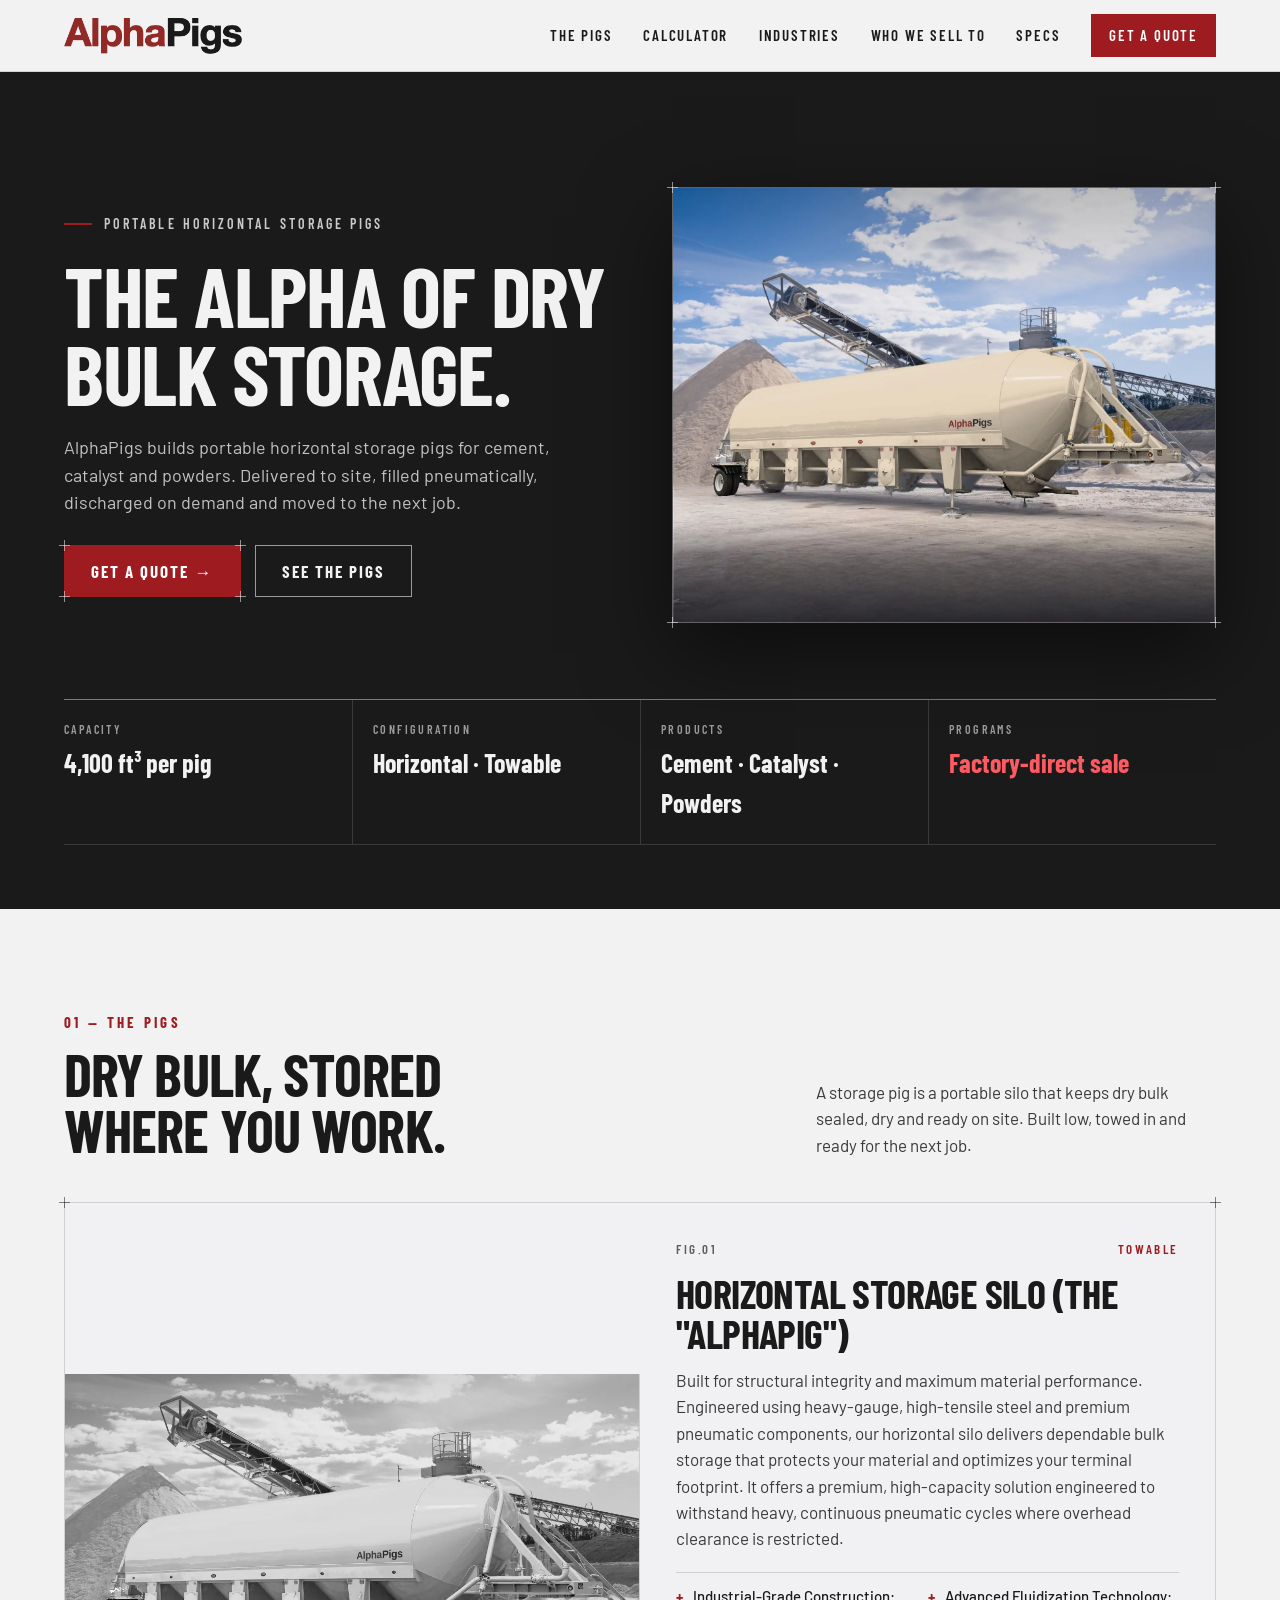
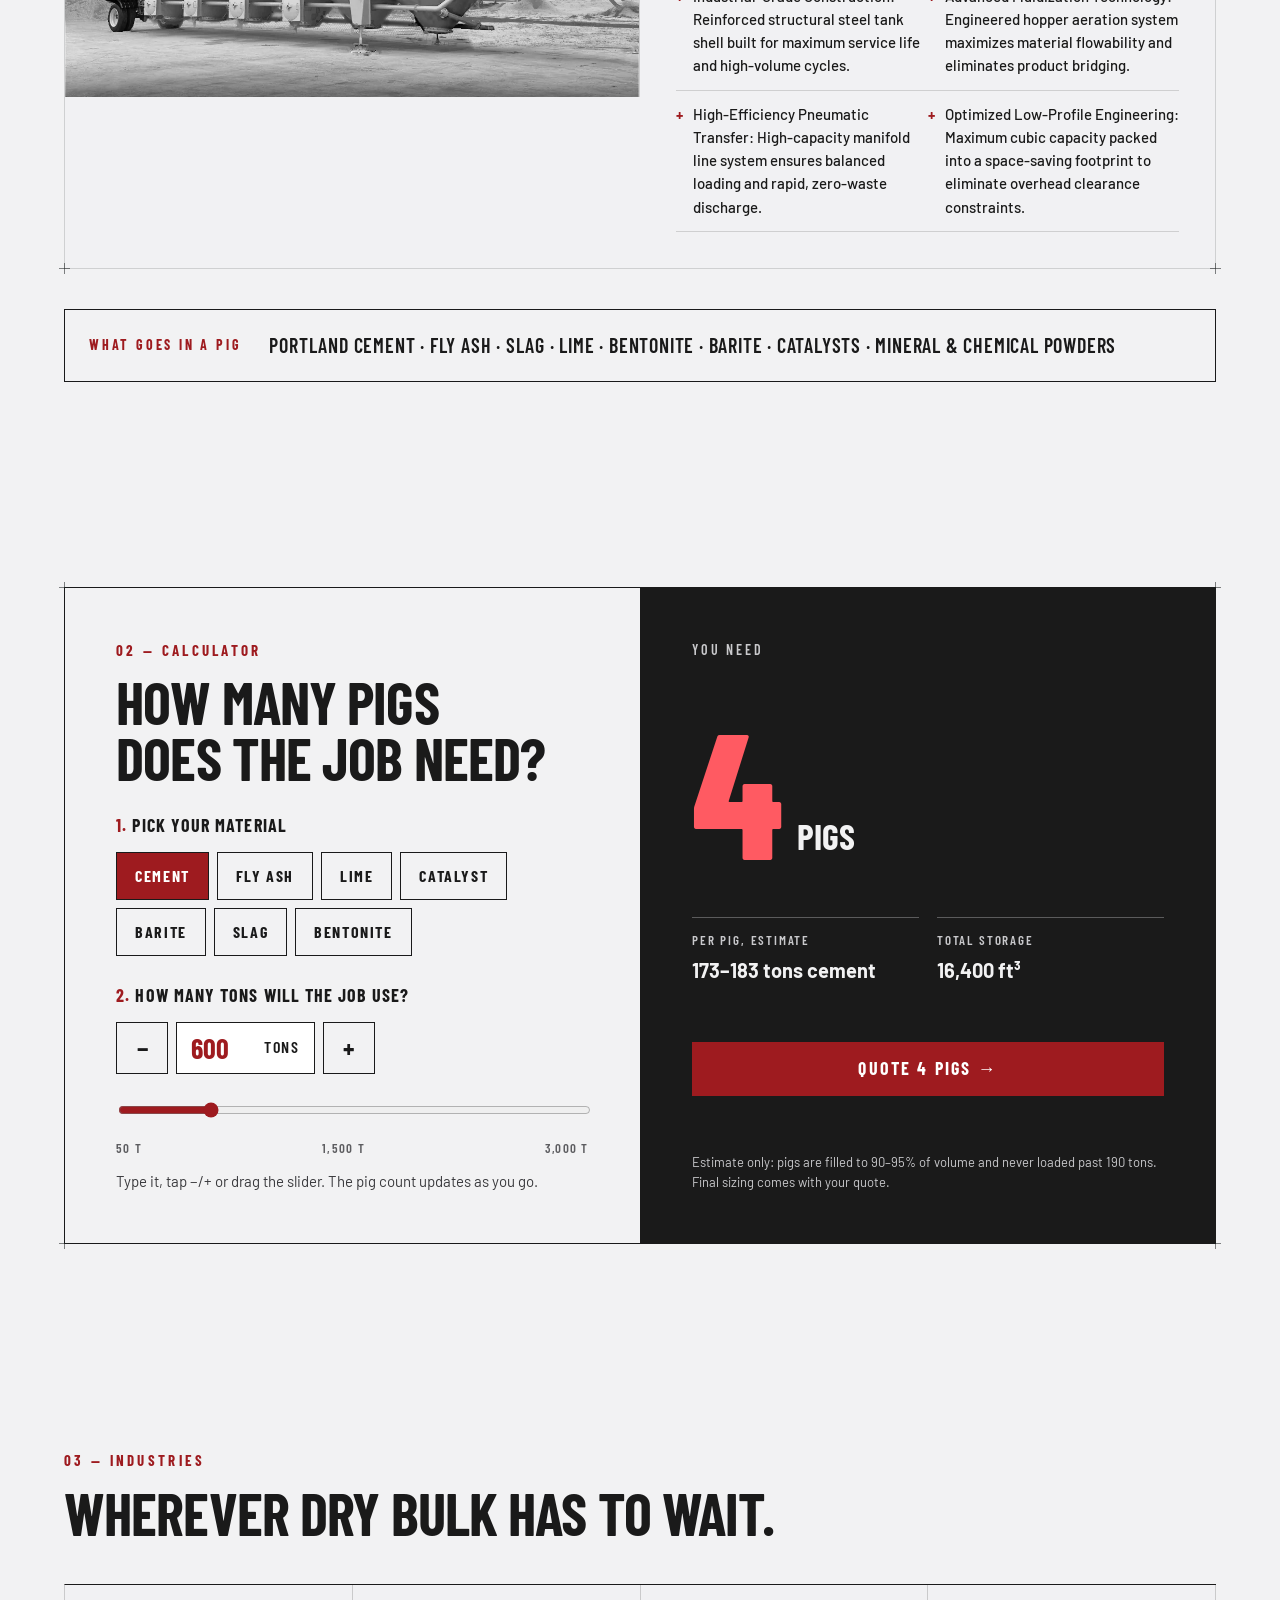
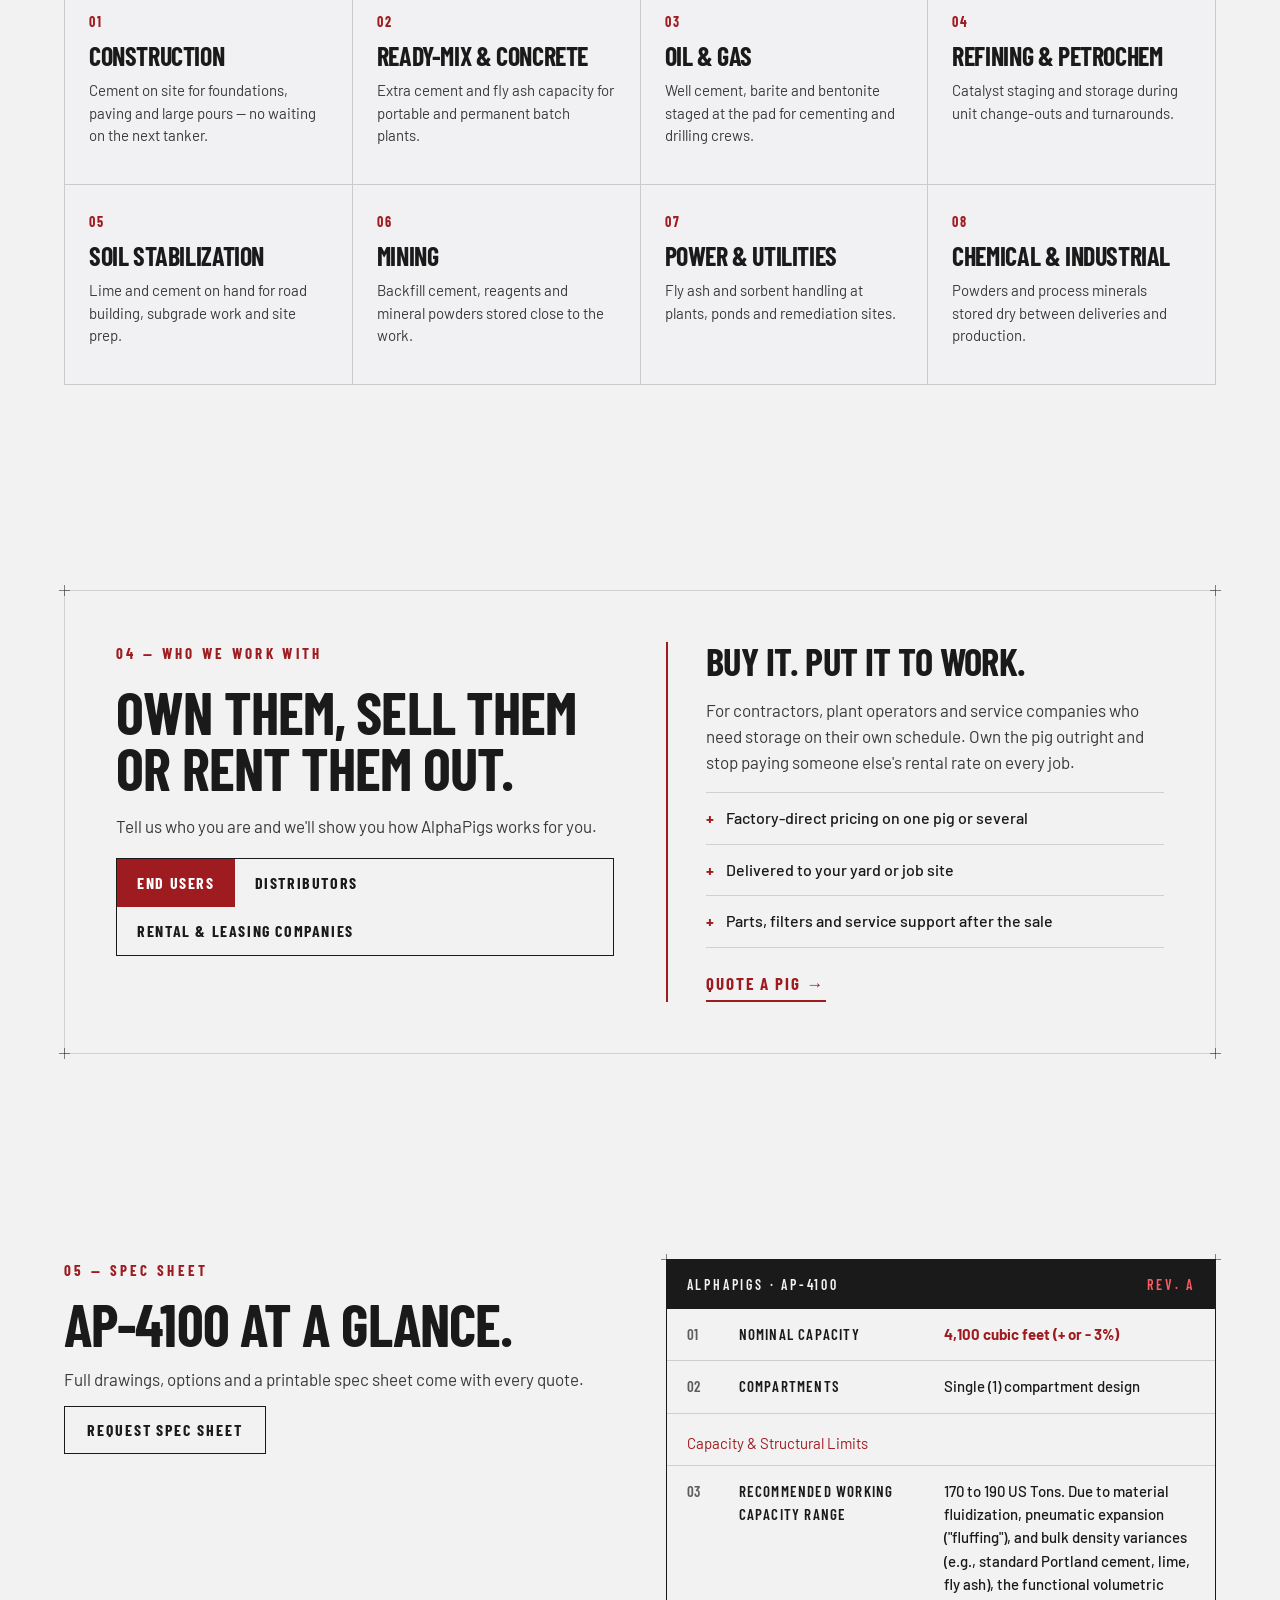
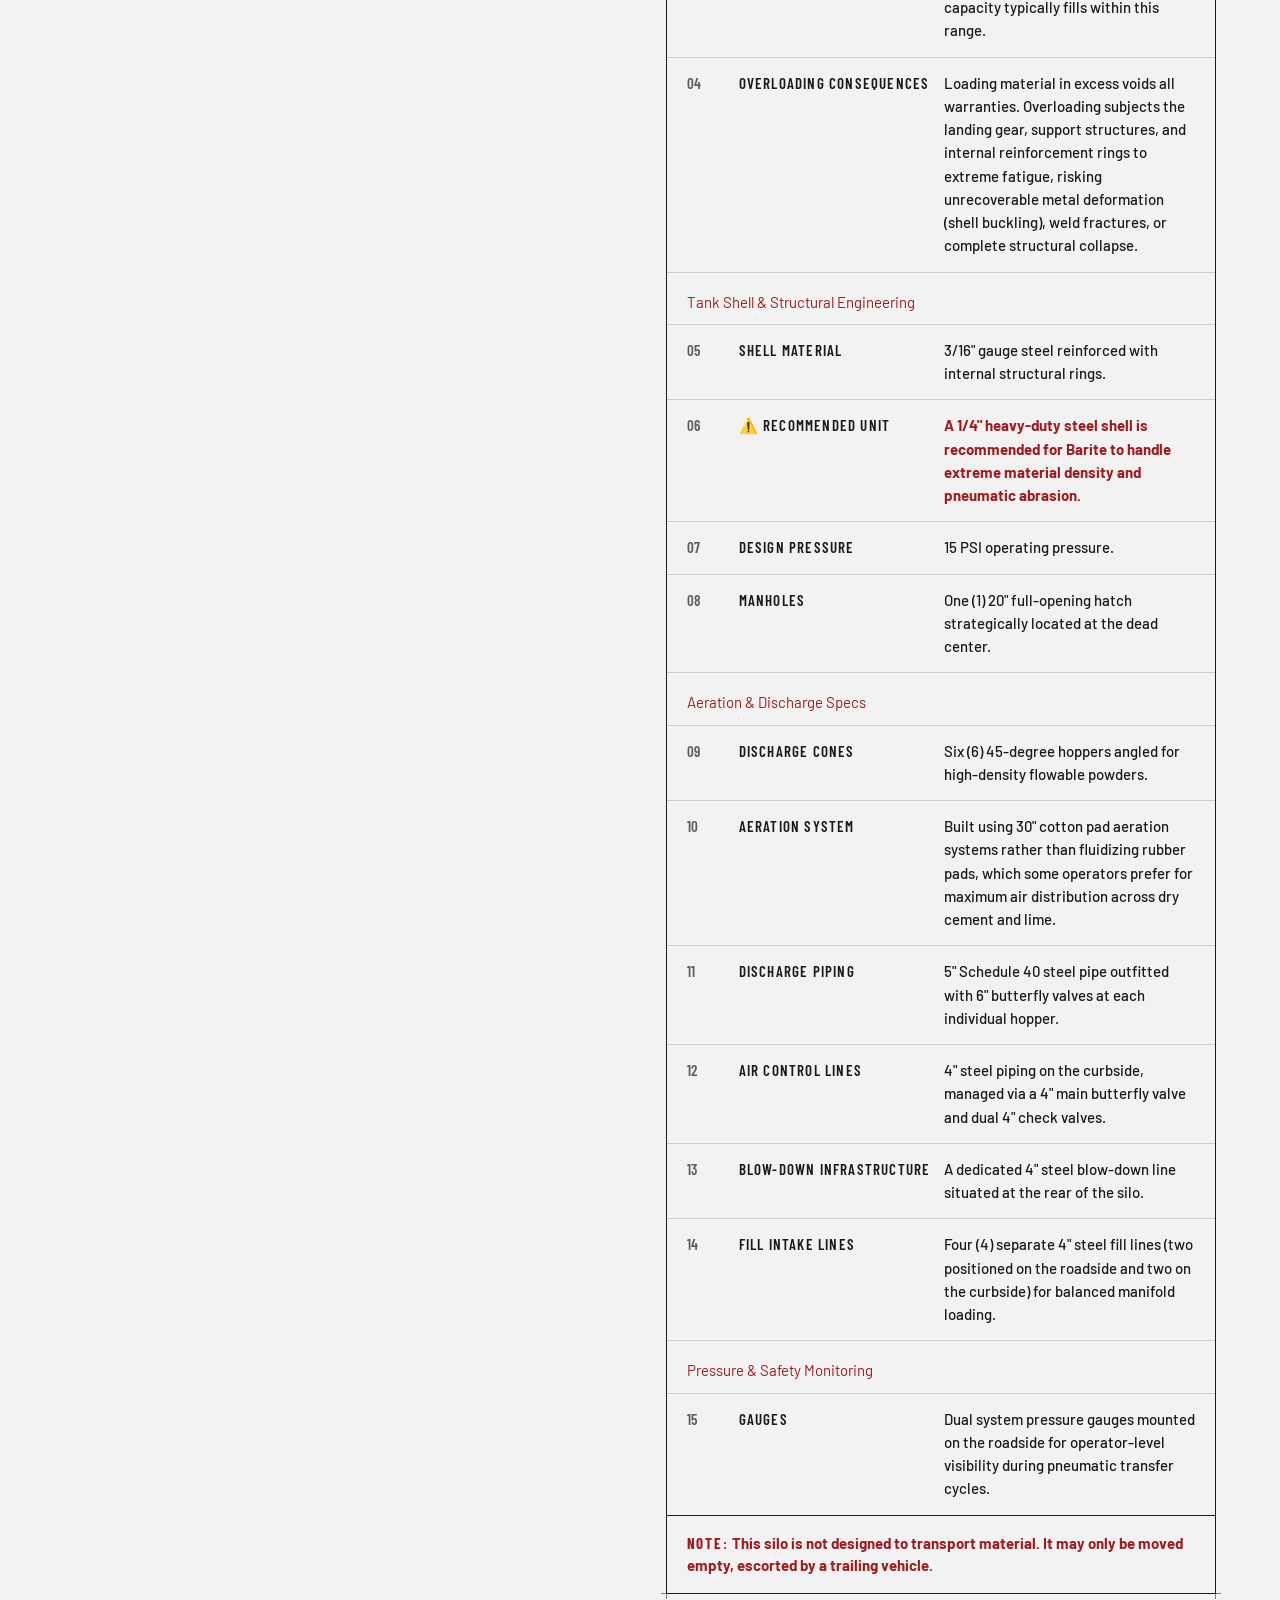
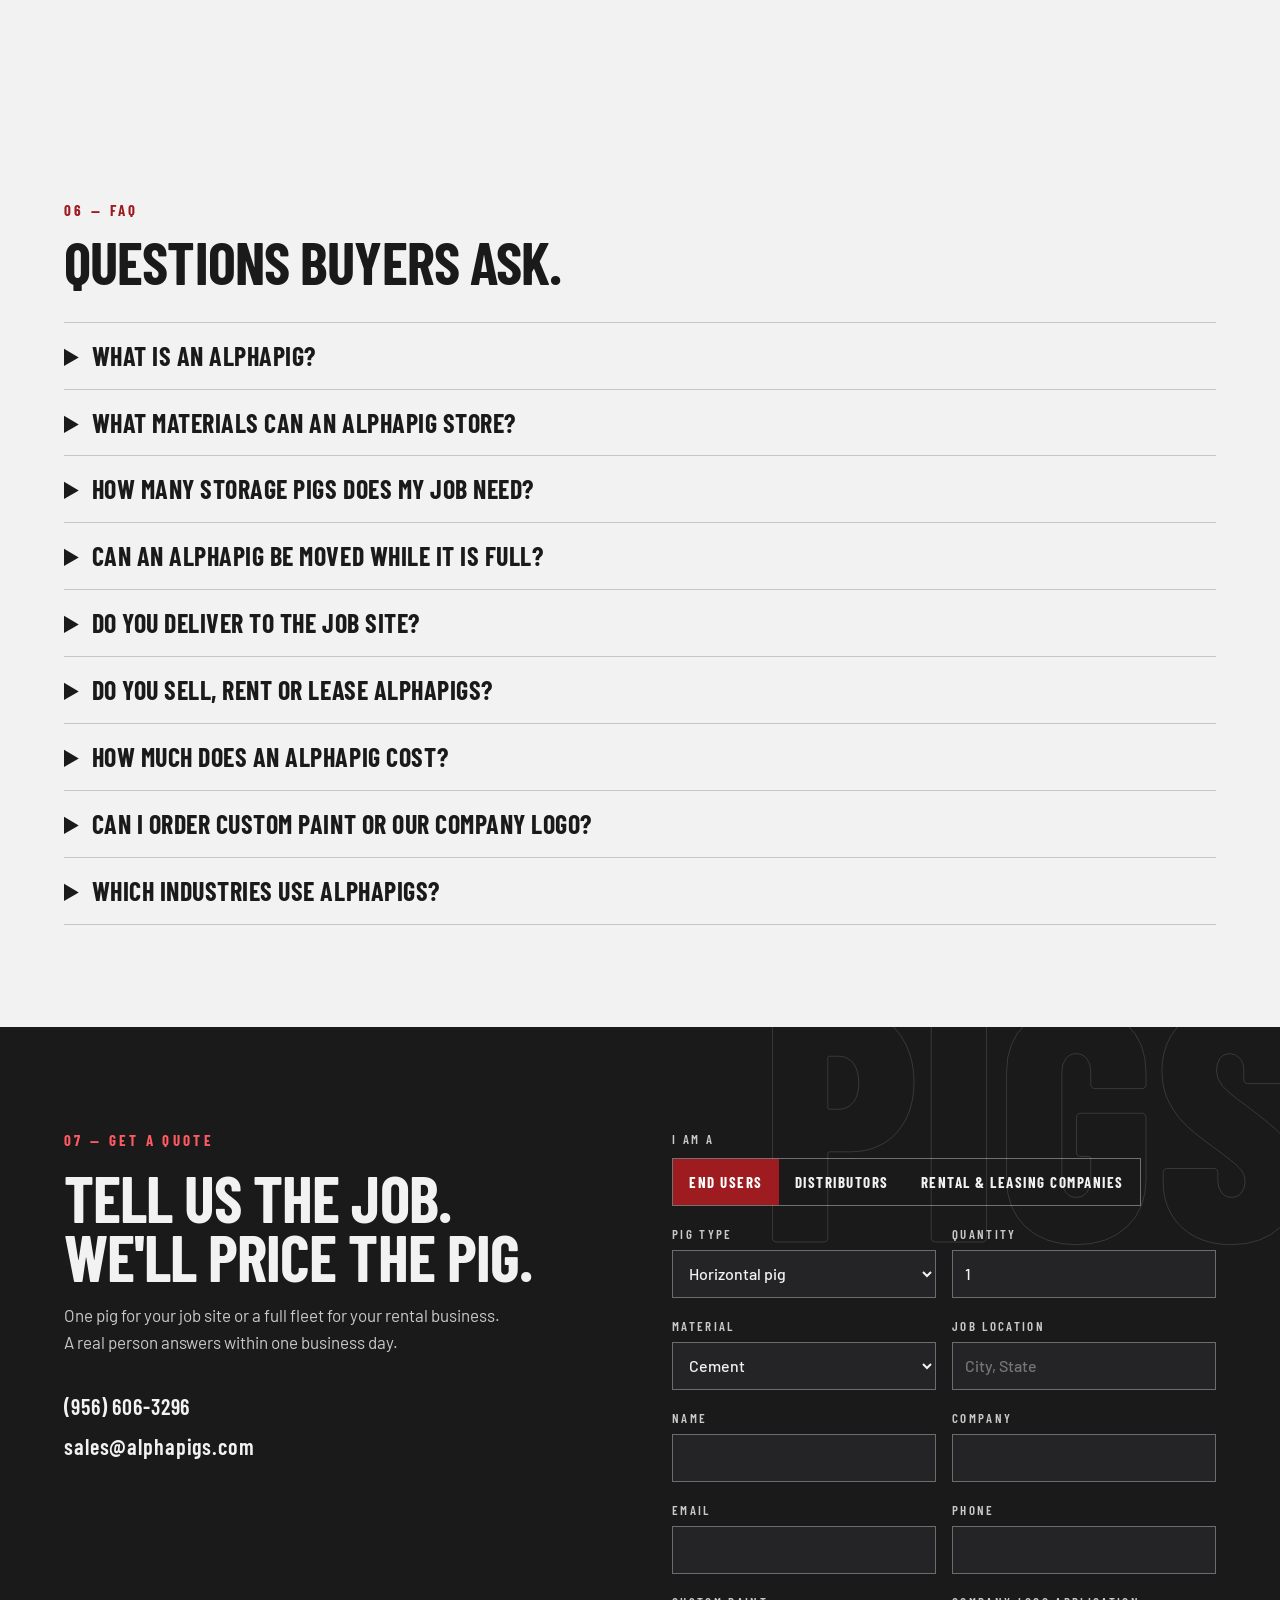
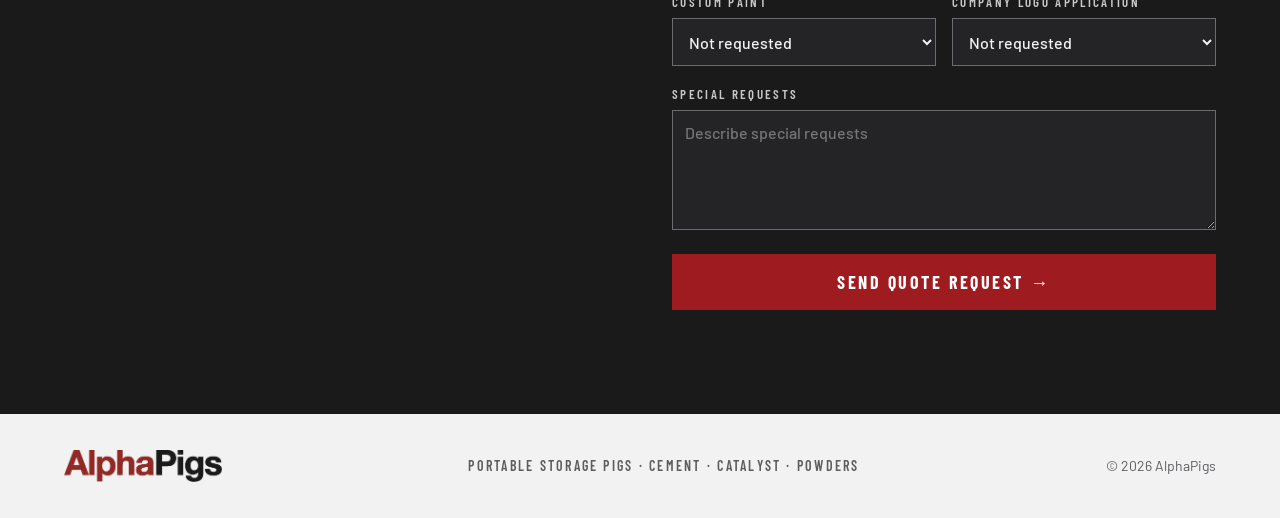
<file: index.html>
<!DOCTYPE html>
<html lang="en">
<head>
<meta charset="utf-8">
<meta name="viewport" content="width=device-width, initial-scale=1">
<title>AlphaPigs — 4,100 ft³ Portable Storage Pigs for Cement & Dry Bulk</title>
<meta name="description" content="AlphaPigs builds 4,100 ft³ portable horizontal storage pigs (silos) for cement, fly ash, lime, barite, catalyst and dry powders. Sold factory-direct to end users, distributors and rental &amp; leasing companies.">
<link rel="canonical" href="https://alphapigs.com/">
<meta name="robots" content="index, follow">
<meta name="theme-color" content="#9E1B1F">
<link rel="icon" href="logo/AlphaPigs-logo-correct.png" type="image/png">
<link rel="apple-touch-icon" href="logo/AlphaPigs-logo-correct.png">

<meta property="og:type" content="website">
<meta property="og:site_name" content="AlphaPigs">
<meta property="og:title" content="AlphaPigs — 4,100 ft³ Portable Storage Pigs">
<meta property="og:description" content="Portable horizontal storage pigs (silos) for cement, fly ash, lime, barite, catalyst and dry powders. Sold factory-direct to end users, distributors and rental &amp; leasing companies.">
<meta property="og:url" content="https://alphapigs.com/">
<meta property="og:image" content="https://alphapigs.com/uploads/AlphaPigs-v2.jpg">
<meta name="twitter:card" content="summary_large_image">
<meta name="twitter:title" content="AlphaPigs — 4,100 ft³ Portable Storage Pigs">
<meta name="twitter:description" content="Portable horizontal storage pigs for cement, catalyst and dry powders. Sold factory-direct to end users, distributors and rental &amp; leasing companies.">
<meta name="twitter:image" content="https://alphapigs.com/uploads/AlphaPigs-v2.jpg">

<script type="application/ld+json">
{
  "@context": "https://schema.org",
  "@graph": [
    {
      "@type": "WebSite",
      "@id": "https://alphapigs.com/#website",
      "url": "https://alphapigs.com/",
      "name": "AlphaPigs",
      "inLanguage": "en",
      "publisher": {
        "@id": "https://alphapigs.com/#org"
      }
    },
    {
      "@type": "Organization",
      "@id": "https://alphapigs.com/#org",
      "name": "AlphaPigs",
      "url": "https://alphapigs.com/",
      "logo": "https://alphapigs.com/logo/AlphaPigs-logo.png",
      "email": "sales@alphapigs.com",
      "telephone": "+1-956-606-3296",
      "description": "Manufacturer of 4,100 ft³ portable horizontal storage pigs (silos) for cement, catalyst and dry bulk powders. Sold factory-direct to end users, distributors and rental & leasing companies.",
      "sameAs": [],
      "contactPoint": [
        {
          "@type": "ContactPoint",
          "contactType": "sales",
          "telephone": "+1-956-606-3296",
          "email": "sales@alphapigs.com",
          "areaServed": "US",
          "availableLanguage": [
            "English",
            "Spanish"
          ]
        }
      ]
    },
    {
      "@type": "Product",
      "name": "AlphaPig — Horizontal Storage Silo (AP-4100)",
      "brand": {
        "@type": "Brand",
        "name": "AlphaPigs"
      },
      "image": "https://alphapigs.com/uploads/AlphaPigs-v2.jpg",
      "description": "4,100 cubic-foot portable horizontal storage pig (silo) in heavy-gauge high-tensile steel, with engineered hopper fluidization and high-capacity pneumatic transfer. For cement, fly ash, slag, lime, bentonite, barite, catalysts and mineral & chemical powders.",
      "category": "Portable dry bulk storage silo",
      "url": "https://alphapigs.com/",
      "additionalProperty": [
        {
          "@type": "PropertyValue",
          "name": "Capacity",
          "value": "4,100 ft³"
        },
        {
          "@type": "PropertyValue",
          "name": "Configuration",
          "value": "Horizontal, towable"
        }
      ],
      "offers": {
        "@type": "AggregateOffer",
        "availability": "https://schema.org/InStock",
        "priceCurrency": "USD",
        "seller": {
          "@id": "https://alphapigs.com/#org"
        },
        "businessFunction": [
          "http://purl.org/goodrelations/v1#Sell"
        ]
      },
      "sku": "AP-4100",
      "manufacturer": {
        "@id": "https://alphapigs.com/#org"
      }
    },
    {
      "@type": "FAQPage",
      "@id": "https://alphapigs.com/#faq",
      "mainEntity": [
        {
          "@type": "Question",
          "name": "What is an AlphaPig?",
          "acceptedAnswer": {
            "@type": "Answer",
            "text": "An AlphaPig is a portable horizontal storage silo, or \"pig\", that holds 4,100 cubic feet of cement or other dry bulk powder on a job site. It is built from heavy-gauge, high-tensile steel, with an engineered hopper aeration system for flow and a high-capacity pneumatic manifold for loading and discharge. Its low profile suits sites where overhead clearance is restricted."
          }
        },
        {
          "@type": "Question",
          "name": "What materials can an AlphaPig store?",
          "acceptedAnswer": {
            "@type": "Answer",
            "text": "Portland cement, fly ash, slag, lime, bentonite, barite, catalysts, and mineral and chemical powders."
          }
        },
        {
          "@type": "Question",
          "name": "How many storage pigs does my job need?",
          "acceptedAnswer": {
            "@type": "Answer",
            "text": "Use the pig calculator on this page: choose the material, enter the tons on the job, and it estimates how many pigs you need and the total storage. The result is a preliminary estimate. Our team confirms the final sizing with your quote."
          }
        },
        {
          "@type": "Question",
          "name": "Can an AlphaPig be moved while it is full?",
          "acceptedAnswer": {
            "@type": "Answer",
            "text": "No. The pig is not designed to transport material. It may only be moved empty, escorted by a trailing vehicle."
          }
        },
        {
          "@type": "Question",
          "name": "Do you deliver to the job site?",
          "acceptedAnswer": {
            "@type": "Answer",
            "text": "Yes. We deliver to your door, at your yard or job site. The pig stands on screw-jack legs that adjust to different heights, so it can be leveled where it sits. Include the job location in your quote request."
          }
        },
        {
          "@type": "Question",
          "name": "Do you sell, rent or lease AlphaPigs?",
          "acceptedAnswer": {
            "@type": "Answer",
            "text": "AlphaPigs sells only, factory-direct. We sell to end users, distributors, and rental and leasing companies that rent pigs out to their own customers. AlphaPigs does not rent or lease units itself."
          }
        },
        {
          "@type": "Question",
          "name": "How much does an AlphaPig cost?",
          "acceptedAnswer": {
            "@type": "Answer",
            "text": "We quote each order. Send your job details through the quote form or email sales@alphapigs.com, and a real person answers within one business day."
          }
        },
        {
          "@type": "Question",
          "name": "Can I order custom paint or our company logo?",
          "acceptedAnswer": {
            "@type": "Answer",
            "text": "Yes. You can request custom paint and your company logo on the quote form, and our team confirms the options with your quote."
          }
        },
        {
          "@type": "Question",
          "name": "Which industries use AlphaPigs?",
          "acceptedAnswer": {
            "@type": "Answer",
            "text": "Construction, ready-mix and concrete, oil and gas, refining and petrochemical, soil stabilization, mining, power and utilities, and chemical and industrial operations."
          }
        }
      ]
    }
  ]
}
</script>
<link rel="stylesheet" href="_ds/industry-abd92f60-e568-44d4-833a-99f50fa977aa/styles.css?v=20261124">
<link rel="preconnect" href="https://fonts.googleapis.com">
<link rel="preconnect" href="https://fonts.gstatic.com" crossorigin>
<link rel="stylesheet" href="https://fonts.googleapis.com/css2?family=Barlow:wght@400;500;600;700;800&family=Barlow+Condensed:wght@500;600;700;800&display=swap">
<style>
html,body{height:100%;margin:0}#dc-root,#dc-root>.sc-host{height:100%}
html,body{margin:0;background:#f2f2f3;color:#1A1A1A;-webkit-font-smoothing:antialiased}
a{color:#9E1B1F;text-decoration:none}
a:hover{color:#1A1A1A}
::selection{background:#9E1B1F;color:#fff}
:focus-visible{outline:2px solid #9E1B1F;outline-offset:2px}
</style>
<link rel="stylesheet" href="src/functional.css?v=20261124">
<script src="src/main.js?v=20261124" defer></script>
</head>
<body>
<div id="dc-root"><div class="sc-host" data-sc-name="AlphaPigs Website"><div data-dc-tpl="8" id="site-root" style="position: relative; min-height: 100vh; font-family: Barlow, system-ui, sans-serif; color: rgb(26, 26, 26); background: rgb(242, 242, 243); overflow-x: clip;">
<div aria-hidden="true" data-dc-tpl="9" style="position: fixed; inset: 0px; z-index: 0; pointer-events: none; overflow: hidden; filter: blur(1.2px); opacity: 0.7; background-image: linear-gradient(rgba(26, 26, 26, 0.055) 1px, transparent 1px), linear-gradient(90deg, rgba(26, 26, 26, 0.055) 1px, transparent 1px); background-size: 80px 80px;">
<div data-dc-tpl="11" data-speed="-0.12" style="position: absolute; left: 0px; top: 96vh; width: 1.6vw; min-width: 10px; height: 44vh; background: rgb(158, 27, 31); will-change: transform; transform: translate3d(0px, 0px, 0px);"></div>
<div data-dc-tpl="12" style='position: absolute; left: 2.5vw; top: 6vh; display: flex; flex-direction: column; font-family: "Barlow Condensed", sans-serif; font-weight: 700; font-size: 17vh; line-height: 0.86; color: transparent; -webkit-text-stroke: 1.2px rgba(26, 26, 26, 0.38);'>
<span data-dc-tpl="13" data-speed="-0.04" style="display: block; will-change: transform; transform: translate3d(0px, 0px, 0px);">A</span>
<span data-dc-tpl="14" data-speed="-0.08" style="display: block; will-change: transform; transform: translate3d(0px, 0px, 0px);">L</span>
<span data-dc-tpl="15" data-speed="-0.12" style="display: block; will-change: transform; transform: translate3d(0px, 0px, 0px);">P</span>
<span data-dc-tpl="16" data-speed="-0.16" style="display: block; will-change: transform; transform: translate3d(0px, 0px, 0px);">H</span>
<span data-dc-tpl="17" data-speed="-0.20" style="display: block; will-change: transform; transform: translate3d(0px, 0px, 0px);">A</span>
</div>
<svg data-axis="rot" data-dc-tpl="18" data-speed="0.035" style="position: absolute; right: -17vw; top: 44vh; width: 44vw; height: 44vw; transform-origin: 50% 50%; will-change: transform; transform: rotate(0deg);" viewbox="0 0 400 400">
<circle cx="200" cy="200" data-dc-tpl="19" fill="none" opacity=".9" r="170" stroke="#9E1B1F" stroke-dasharray="720 348" stroke-width="42"></circle>
<circle cx="200" cy="200" data-dc-tpl="20" fill="none" r="120" stroke="rgba(26,26,26,.3)" stroke-width="1"></circle>
<line data-dc-tpl="21" stroke="rgba(26,26,26,.25)" stroke-width="1" x1="200" x2="200" y1="0" y2="400"></line>
<line data-dc-tpl="22" stroke="rgba(26,26,26,.25)" stroke-width="1" x1="0" x2="400" y1="200" y2="200"></line>
</svg>
<div data-axis="loop" data-dc-tpl="23" data-speed="0.22" style="position: absolute; left: 0px; bottom: 4vh; width: min(62vw, 820px); will-change: transform; transform: translate3d(-492px, 0px, 0px);">
<svg data-dc-tpl="24" style="display: block; width: 100%; height: auto;" viewbox="0 -8 900 284">
<g data-dc-tpl="25" fill="none" stroke="rgba(26,26,26,.32)" stroke-width="1.2">
<path d="M86 22 H862 M86 15 V29 M862 15 V29" data-dc-tpl="26"></path>
<path d="M165 48 H755 Q812 52 826 96 L834 150 H86 L94 96 Q108 52 165 48 Z" data-dc-tpl="27"></path>
<path d="M235 49 V150 M305 48 V150 M375 48 V150 M445 48 V150 M515 48 V150 M585 48 V150 M655 48 V150" data-dc-tpl="28" stroke-dasharray="3 5"></path>
<rect data-dc-tpl="29" height="9" width="764" x="78" y="150"></rect>
<path d="M150 159 H246 L214 196 H182 Z M260 159 H356 L324 196 H292 Z M370 159 H466 L434 196 H402 Z M480 159 H576 L544 196 H512 Z M590 159 H686 L654 196 H622 Z M700 159 H796 L764 196 H732 Z" data-dc-tpl="30"></path>
<path d="M198 196 V208 M308 196 V208 M418 196 V208 M528 196 V208 M638 196 V208 M748 196 V208" data-dc-tpl="31"></path>
<path d="M120 208 H812 M120 216 H812" data-dc-tpl="32"></path>
<path d="M120 159 V244 M253 159 V232 M243 232 H263 M473 159 V232 M463 232 H483 M693 159 V232 M683 232 H703" data-dc-tpl="33"></path>
<rect data-dc-tpl="34" height="6" width="32" x="104" y="244"></rect>
<path d="M425 48 V26 H475 V48 M438 26 V16 H462 V26" data-dc-tpl="35"></path>
<path d="M150 50 Q72 34 58 100 V178 M58 178 H22 V188 H94 M58 128 L92 150" data-dc-tpl="36"></path>
<path d="M770 50 Q850 38 862 110 V170 M842 159 L882 168 M808 196 Q845 164 882 196" data-dc-tpl="37"></path>
<circle cx="845" cy="222" data-dc-tpl="38" r="30"></circle><circle cx="845" cy="222" data-dc-tpl="39" r="11"></circle>
</g>
<text data-dc-tpl="40" fill="#9E1B1F" font-family="Barlow Condensed" font-size="15" font-weight="700" letter-spacing="2" text-anchor="middle" x="474" y="10">4,100 FT³</text>
<text data-dc-tpl="41" fill="rgba(26,26,26,.6)" font-family="Barlow Condensed" font-size="12" font-weight="600" letter-spacing="2" x="86" y="270">FIG.01 — HORIZONTAL PIG / TOWABLE</text>
</svg>
</div>
<svg data-dc-tpl="42" data-speed="-0.06" style="position: absolute; left: 16vw; bottom: -6vh; width: 13vw; height: 13vw; min-width: 110px; min-height: 110px; will-change: transform; transform: translate3d(0px, 0px, 0px);" viewbox="0 0 160 160">
<g data-dc-tpl="43" fill="none" stroke="rgba(26,26,26,.18)" stroke-width="1">
<rect data-dc-tpl="44" height="159" width="159" x="0.5" y="0.5"></rect>
<path d="M16 0V160M32 0V160M48 0V160M64 0V160M80 0V160M96 0V160M112 0V160M128 0V160M144 0V160M0 16H160M0 32H160M0 48H160M0 64H160M0 80H160M0 96H160M0 112H160M0 128H160M0 144H160" data-dc-tpl="45"></path>
</g>
</svg>
<div data-dc-tpl="46" data-speed="0.18" style="position: absolute; left: 46vw; top: 22vh; width: 18px; height: 18px; will-change: transform; transform: translate3d(0px, 0px, 0px);"><div data-dc-tpl="47" style="position: absolute; left: 8px; top: 0px; width: 1px; height: 18px; background: rgb(26, 26, 26);"></div><div data-dc-tpl="48" style="position: absolute; top: 8px; left: 0px; height: 1px; width: 18px; background: rgb(26, 26, 26);"></div></div>
<div data-dc-tpl="49" data-speed="-0.1" style="position: absolute; left: 30vw; top: 78vh; width: 18px; height: 18px; will-change: transform; transform: translate3d(0px, 0px, 0px);"><div data-dc-tpl="50" style="position: absolute; left: 8px; top: 0px; width: 1px; height: 18px; background: rgb(26, 26, 26);"></div><div data-dc-tpl="51" style="position: absolute; top: 8px; left: 0px; height: 1px; width: 18px; background: rgb(26, 26, 26);"></div></div>
<div data-dc-tpl="52" data-speed="0.07" style="position: absolute; right: 28vw; top: 62vh; width: 18px; height: 18px; will-change: transform; transform: translate3d(0px, 0px, 0px);"><div data-dc-tpl="53" style="position: absolute; left: 8px; top: 0px; width: 1px; height: 18px; background: rgb(158, 27, 31);"></div><div data-dc-tpl="54" style="position: absolute; top: 8px; left: 0px; height: 1px; width: 18px; background: rgb(158, 27, 31);"></div></div>
<div data-dc-tpl="55" data-speed="-0.14" style="position: absolute; left: 58vw; top: 88vh; width: 9px; height: 9px; background: rgb(26, 26, 26); will-change: transform; transform: translate3d(0px, 0px, 0px);"></div>
<div data-dc-tpl="56" data-speed="0.1" style="position: absolute; left: 23vw; top: 14vh; width: 9px; height: 9px; background: rgb(158, 27, 31); will-change: transform; transform: translate3d(0px, 0px, 0px);"></div>
<div data-dc-tpl="57" style='position: absolute; right: 1.4vw; top: 50%; transform: rotate(90deg); transform-origin: right center; font-family: "Barlow Condensed", sans-serif; font-weight: 600; font-size: 11px; letter-spacing: 0.24em; color: rgba(26, 26, 26, 0.55); white-space: nowrap;'>ALPHAPIGS / SPEC AP-4100</div>
</div>
<div data-dc-tpl="58" style="position: relative; z-index: 1;">
<header data-dc-tpl="59" style="position: sticky; top: 0px; z-index: 5; background: rgba(242, 242, 243, 0.9); backdrop-filter: blur(8px); border-bottom: 1px solid rgba(26, 26, 26, 0.14);">
<div data-dc-tpl="60" style="max-width: 1280px; margin: 0px auto; padding: 14px clamp(20px, 5vw, 72px); display: flex; align-items: center; justify-content: space-between; gap: 24px; flex-wrap: wrap;">
<a aria-label="AlphaPigs home" data-dc-tpl="61" href="#top" style='display: flex; align-items: baseline; font-family: "Helvetica Neue", Helvetica, Arial, sans-serif; font-weight: 900; -webkit-text-stroke: 0.6px currentcolor; font-size: 36px; letter-spacing: -0.025em; line-height: 1;'><img alt="AlphaPigs" src="logo/AlphaPigs-logo-correct.png" style="display:block;width:auto;height:36px"/></a>
<nav data-dc-tpl="64" style='display: flex; align-items: center; gap: clamp(14px, 2.4vw, 32px); flex-wrap: wrap; font-family: "Barlow Condensed", sans-serif; font-weight: 600; font-size: 15px; letter-spacing: 0.12em; text-transform: uppercase;'>
<a class="scp0" data-dc-tpl="65" href="#pigs" style="color: rgb(26, 26, 26);">The Pigs</a>
<a class="scp0" data-dc-tpl="66" href="#calc" style="color: rgb(26, 26, 26);">Calculator</a>
<a class="scp0" data-dc-tpl="67" href="#industries" style="color: rgb(26, 26, 26);">Industries</a>
<a class="scp0" data-dc-tpl="68" href="#partners" style="color: rgb(26, 26, 26);">Who we sell to</a>
<a class="scp0" data-dc-tpl="69" href="#specs" style="color: rgb(26, 26, 26);">Specs</a>
<a class="scp1" data-dc-tpl="70" href="#quote" style="color: rgb(255, 255, 255); background: rgb(158, 27, 31); padding: 10px 18px; letter-spacing: 0.12em;">Get a quote</a>
</nav>
</div>
</header>
<div id="hero-band" style="position: relative; color: rgb(242, 242, 243); --color-text: rgb(242, 242, 243); background-color: rgb(26, 26, 26);">
<section data-dc-tpl="71" data-screen-label="Hero" id="top" style="max-width: 1280px; margin: 0px auto; padding: clamp(56px, 9vw, 120px) clamp(20px, 5vw, 72px) clamp(40px, 5vw, 72px);">
<div data-dc-tpl="72" style="display: grid; grid-template-columns: repeat(auto-fit, minmax(min(100%, 420px), 1fr)); gap: clamp(36px, 5vw, 64px); align-items: center;">
<div data-dc-tpl="73" style="display: flex; flex-direction: column; gap: 22px;">
<div data-dc-tpl="74" style='display: flex; gap: 12px; align-items: center; font-family: "Barlow Condensed", sans-serif; font-weight: 600; font-size: 14px; letter-spacing: 0.22em; text-transform: uppercase; color: rgba(242, 242, 243, 0.82);'>
<span data-dc-tpl="75" style="width: 28px; height: 2px; background: rgb(158, 27, 31);"></span>Portable horizontal storage pigs
          </div>
<h1 data-dc-tpl="79" style='margin: 0px; font-family: "Barlow Condensed", sans-serif; font-weight: 700; font-size: clamp(46px, 6.6vw, 100px); line-height: 0.92; letter-spacing: -0.015em; text-transform: uppercase; text-wrap: balance; color: rgb(242, 242, 243);'>The alpha of dry bulk storage.</h1>
<p data-dc-tpl="80" style="margin: 0px; max-width: 540px; font-size: clamp(17px, 1.4vw, 19px); line-height: 1.55; color: rgba(242, 242, 243, 0.78); text-wrap: pretty;">AlphaPigs builds portable horizontal storage pigs for cement, catalyst and powders. Delivered to site, filled pneumatically, discharged on demand and moved to the next job.</p>
<div data-dc-tpl="81" style="display: flex; gap: 14px; flex-wrap: wrap; padding-top: 6px;">
<a class="blueprint scp1" data-dc-tpl="82" href="#quote" style='display: inline-flex; align-items: center; gap: 10px; min-height: 52px; padding: 0px 26px; background: rgb(158, 27, 31); color: rgb(255, 255, 255); border: 1px solid rgb(158, 27, 31); font-family: "Barlow Condensed", sans-serif; font-weight: 700; font-size: 17px; letter-spacing: 0.12em; text-transform: uppercase;'>Get a quote →<i class="corner tl" data-dc-tpl="83"></i><i class="corner tr" data-dc-tpl="84"></i><i class="corner bl" data-dc-tpl="85"></i><i class="corner br" data-dc-tpl="86"></i></a>
<a class="scp2" data-dc-tpl="87" href="#pigs" style='display: inline-flex; align-items: center; min-height: 52px; padding: 0px 26px; border: 1px solid rgba(242, 242, 243, 0.6); color: rgb(242, 242, 243); font-family: "Barlow Condensed", sans-serif; font-weight: 700; font-size: 17px; letter-spacing: 0.12em; text-transform: uppercase; background: transparent;'>See the pigs</a>
</div>
</div>
<div class="blueprint" data-dc-tpl="88" style="position: relative; aspect-ratio: 2048 / 1638; width: 100%; align-self: center; border: 1px solid rgba(242, 242, 243, 0.28); background: rgb(42, 42, 45); box-shadow: rgba(0, 0, 0, 0.5) 0px 30px 80px;">
<img alt="AlphaPigs horizontal storage pig in sand color, set up at an aggregate plant" data-dc-tpl="89" src="uploads/AlphaPigs-v2.webp" width="1600" height="1280" fetchpriority="high" style="position: absolute; inset: 0px; width: 100%; height: 100%; object-fit: contain; display: block;"/>
<i class="corner tl" data-dc-tpl="90"></i><i class="corner tr" data-dc-tpl="91"></i><i class="corner bl" data-dc-tpl="92"></i><i class="corner br" data-dc-tpl="93"></i>
</div>
</div>
<div data-dc-tpl="94" style="margin-top: clamp(48px, 6vw, 80px); display: grid; grid-template-columns: repeat(auto-fit, minmax(min(100%, 200px), 1fr)); border-top: 1px solid rgba(242, 242, 243, 0.45); border-bottom: 1px solid rgba(242, 242, 243, 0.15); background: transparent;">
<div data-dc-tpl="95" style="padding: 20px 20px 20px 0px; display: flex; flex-direction: column; gap: 4px;"><span data-dc-tpl="96" style='font-family: "Barlow Condensed", sans-serif; font-weight: 600; font-size: 12px; letter-spacing: 0.2em; color: rgba(242, 242, 243, 0.6);'>CAPACITY</span><span data-dc-tpl="97" style='font-family: "Barlow Condensed", sans-serif; font-weight: 700; font-size: 26px;'>4,100 ft³ per pig</span></div>
<div data-dc-tpl="98" style="padding: 20px; display: flex; flex-direction: column; gap: 4px; border-left: 1px solid rgba(242, 242, 243, 0.15);"><span data-dc-tpl="99" style='font-family: "Barlow Condensed", sans-serif; font-weight: 600; font-size: 12px; letter-spacing: 0.2em; color: rgba(242, 242, 243, 0.6);'>CONFIGURATION</span><span data-dc-tpl="100" style='font-family: "Barlow Condensed", sans-serif; font-weight: 700; font-size: 26px;'>Horizontal · Towable</span></div>
<div data-dc-tpl="101" style="padding: 20px; display: flex; flex-direction: column; gap: 4px; border-left: 1px solid rgba(242, 242, 243, 0.15);"><span data-dc-tpl="102" style='font-family: "Barlow Condensed", sans-serif; font-weight: 600; font-size: 12px; letter-spacing: 0.2em; color: rgba(242, 242, 243, 0.6);'>PRODUCTS</span><span data-dc-tpl="103" style='font-family: "Barlow Condensed", sans-serif; font-weight: 700; font-size: 26px;'>Cement · Catalyst · Powders</span></div>
<div data-dc-tpl="104" style="padding: 20px; display: flex; flex-direction: column; gap: 4px; border-left: 1px solid rgba(242, 242, 243, 0.15);"><span data-dc-tpl="105" style='font-family: "Barlow Condensed", sans-serif; font-weight: 600; font-size: 12px; letter-spacing: 0.2em; color: rgba(242, 242, 243, 0.6);'>PROGRAMS</span><span data-dc-tpl="106" style='font-family: "Barlow Condensed", sans-serif; font-weight: 700; font-size: 26px; color: rgb(255, 90, 98);'>Factory-direct sale</span></div>
</div>
</section>
</div>
<section data-dc-tpl="107" data-screen-label="The Pigs" id="pigs" style="max-width: 1280px; margin: 0px auto; padding: clamp(64px, 8vw, 110px) clamp(20px, 5vw, 72px);">
<div data-dc-tpl="108" style="display: flex; justify-content: space-between; align-items: flex-end; gap: 24px; flex-wrap: wrap; margin-bottom: 44px;">
<div data-dc-tpl="109" style="display: flex; flex-direction: column; gap: 12px; max-width: 720px;">
<span data-dc-tpl="110" style='font-family: "Barlow Condensed", sans-serif; font-weight: 700; font-size: 15px; letter-spacing: 0.22em; color: rgb(158, 27, 31);'>01 — THE PIGS</span>
<h2 data-dc-tpl="111" style='margin: 0px; font-family: "Barlow Condensed", sans-serif; font-weight: 700; font-size: clamp(38px, 4.6vw, 64px); line-height: 0.95; text-transform: uppercase; text-wrap: balance;'>Dry bulk, stored where you work.</h2>
</div>
<p data-dc-tpl="112" style="margin: 0px; max-width: 400px; font-size: 17px; line-height: 1.55; color: rgb(58, 58, 61); background: rgba(242, 242, 243, 0.8);">A storage pig is a portable silo that keeps dry bulk sealed, dry and ready on site. Built low, towed in and ready for the next job.</p>
</div>
<div data-dc-tpl="113">
<article class="blueprint" data-dc-tpl="114" style="background: rgba(242, 242, 243, 0.86); display: grid; grid-template-columns: repeat(auto-fit, minmax(min(100%, 440px), 1fr));">
<div data-dc-tpl="115" style="position: relative; aspect-ratio: 16 / 9; align-self: center; filter: grayscale(1); border-right: 1px solid rgba(26, 26, 26, 0.16);"><div style="position:absolute;inset:0;overflow:hidden;background:rgba(127,127,127,.08)"><img alt="Horizontal AlphaPigs storage pig" draggable="false" src="uploads/ap-horizontal.webp" width="1106" height="885" loading="lazy" decoding="async" style="display:block;position:absolute;max-width:none;width:100%;height:141.976%;left:50%;top:50%;transform:translate(-50%,-50%)"/></div></div>
<div data-dc-tpl="117" style="padding: clamp(22px, 3vw, 36px); display: flex; flex-direction: column; gap: 14px;">
<div data-dc-tpl="118" style='display: flex; justify-content: space-between; align-items: baseline; gap: 12px; font-family: "Barlow Condensed", sans-serif; font-weight: 600; font-size: 13px; letter-spacing: 0.2em; color: rgb(93, 93, 96);'><span data-dc-tpl="119">FIG.01</span><span data-dc-tpl="120" style="color: rgb(158, 27, 31);">TOWABLE</span></div>
<h3 data-dc-tpl="121" style='margin: 0px; font-family: "Barlow Condensed", sans-serif; font-weight: 700; font-size: 40px; line-height: 1; text-transform: uppercase;'>Horizontal Storage Silo (The "AlphaPig")</h3>
<p data-dc-tpl="122" style="margin: 0px; font-size: 17px; line-height: 1.55; color: rgb(58, 58, 61); text-wrap: pretty;">Built for structural integrity and maximum material performance. Engineered using heavy-gauge, high-tensile steel and premium pneumatic components, our horizontal silo delivers dependable bulk storage that protects your material and optimizes your terminal footprint. It offers a premium, high-capacity solution engineered to withstand heavy, continuous pneumatic cycles where overhead clearance is restricted.</p>
<ul data-dc-tpl="123" style="margin: 6px 0px 0px; padding: 0px; list-style: none; display: grid; grid-template-columns: repeat(auto-fit, minmax(200px, 1fr)); border-top: 1px solid rgba(26, 26, 26, 0.16);">
<li data-dc-tpl="124" style="padding: 12px 0px; border-bottom: 1px solid rgba(26, 26, 26, 0.16); display: flex; gap: 10px; font-weight: 500;"><span data-dc-tpl="125" style="color: rgb(158, 27, 31); font-weight: 700;">+</span>Industrial-Grade Construction: Reinforced structural steel tank shell built for maximum service life and high-volume cycles.</li>
<li data-dc-tpl="126" style="padding: 12px 0px; border-bottom: 1px solid rgba(26, 26, 26, 0.16); display: flex; gap: 10px; font-weight: 500;"><span data-dc-tpl="127" style="color: rgb(158, 27, 31); font-weight: 700;">+</span>Advanced Fluidization Technology: Engineered hopper aeration system maximizes material flowability and eliminates product bridging.</li>
<li data-dc-tpl="128" style="padding: 12px 0px; border-bottom: 1px solid rgba(26, 26, 26, 0.16); display: flex; gap: 10px; font-weight: 500;"><span data-dc-tpl="129" style="color: rgb(158, 27, 31); font-weight: 700;">+</span>High-Efficiency Pneumatic Transfer: High-capacity manifold line system ensures balanced loading and rapid, zero-waste discharge.</li>
<li data-dc-tpl="130" style="padding: 12px 0px; border-bottom: 1px solid rgba(26, 26, 26, 0.16); display: flex; gap: 10px; font-weight: 500;"><span data-dc-tpl="131" style="color: rgb(158, 27, 31); font-weight: 700;">+</span>Optimized Low-Profile Engineering: Maximum cubic capacity packed into a space-saving footprint to eliminate overhead clearance constraints.</li>
</ul>
</div>
<i class="corner tl" data-dc-tpl="132"></i><i class="corner tr" data-dc-tpl="133"></i><i class="corner bl" data-dc-tpl="134"></i><i class="corner br" data-dc-tpl="135"></i>
</article>
</div>
<div data-dc-tpl="136" style="margin-top: 40px; padding: 20px 24px; border: 1px solid rgb(26, 26, 26); background: rgba(242, 242, 243, 0.88); display: flex; gap: 14px 28px; flex-wrap: wrap; align-items: center;">
<span data-dc-tpl="137" style='font-family: "Barlow Condensed", sans-serif; font-weight: 700; font-size: 14px; letter-spacing: 0.2em; color: rgb(158, 27, 31);'>WHAT GOES IN A PIG</span>
<span data-dc-tpl="138" style='font-family: "Barlow Condensed", sans-serif; font-weight: 600; font-size: 20px; letter-spacing: 0.04em; text-transform: uppercase;'>Portland cement · Fly ash · Slag · Lime · Bentonite · Barite · Catalysts · Mineral &amp; chemical powders</span>
</div>
</section>
<section data-dc-tpl="139" data-screen-label="Calculator" id="calc" style="max-width: 1280px; margin: 0px auto; padding: clamp(64px, 8vw, 110px) clamp(20px, 5vw, 72px);">
<div class="blueprint" data-dc-tpl="140" style="background: rgba(242, 242, 243, 0.92); border: 1px solid rgb(26, 26, 26); display: grid; grid-template-columns: repeat(auto-fit, minmax(min(100%, 400px), 1fr));">
<div data-dc-tpl="141" style="padding: clamp(26px, 4vw, 52px); display: flex; flex-direction: column; gap: 26px;">
<div data-dc-tpl="142" style="display: flex; flex-direction: column; gap: 12px;">
<span data-dc-tpl="143" style='font-family: "Barlow Condensed", sans-serif; font-weight: 700; font-size: 15px; letter-spacing: 0.22em; color: rgb(158, 27, 31);'>02 — CALCULATOR</span>
<h2 data-dc-tpl="144" style='margin: 0px; font-family: "Barlow Condensed", sans-serif; font-weight: 700; font-size: clamp(38px, 4.6vw, 64px); line-height: 0.95; text-transform: uppercase; text-wrap: balance;'>How many pigs does the job need?</h2>
</div>
<div aria-labelledby="calc-mat" data-dc-tpl="145" role="group" style="display: flex; flex-direction: column; gap: 12px;">
<span data-dc-tpl="146" id="calc-mat" style='font-family: "Barlow Condensed", sans-serif; font-weight: 700; font-size: 18px; letter-spacing: 0.06em; text-transform: uppercase;'><span data-dc-tpl="147" style="color: rgb(158, 27, 31);">1.</span> Pick your material</span>
<div data-dc-tpl="148" style="display: flex; flex-wrap: wrap; gap: 8px;">
<button aria-pressed="true" data-dc-tpl="150" data-material-index="0" style='min-height: 48px; padding: 0px 18px; border: 1px solid rgb(26, 26, 26); cursor: pointer; font-family: "Barlow Condensed", sans-serif; font-weight: 700; font-size: 16px; letter-spacing: 0.1em; text-transform: uppercase; background: rgb(158, 27, 31); color: rgb(255, 255, 255); transition: background 0.15s, color 0.15s;' type="button"><span class="sc-interp">Cement</span></button>
<button aria-pressed="false" data-dc-tpl="150" data-material-index="1" style='min-height: 48px; padding: 0px 18px; border: 1px solid rgb(26, 26, 26); cursor: pointer; font-family: "Barlow Condensed", sans-serif; font-weight: 700; font-size: 16px; letter-spacing: 0.1em; text-transform: uppercase; background: transparent; color: rgb(26, 26, 26); transition: background 0.15s, color 0.15s;' type="button"><span class="sc-interp">Fly ash</span></button>
<button aria-pressed="false" data-dc-tpl="150" data-material-index="2" style='min-height: 48px; padding: 0px 18px; border: 1px solid rgb(26, 26, 26); cursor: pointer; font-family: "Barlow Condensed", sans-serif; font-weight: 700; font-size: 16px; letter-spacing: 0.1em; text-transform: uppercase; background: transparent; color: rgb(26, 26, 26); transition: background 0.15s, color 0.15s;' type="button"><span class="sc-interp">Lime</span></button>
<button aria-pressed="false" data-dc-tpl="150" data-material-index="3" style='min-height: 48px; padding: 0px 18px; border: 1px solid rgb(26, 26, 26); cursor: pointer; font-family: "Barlow Condensed", sans-serif; font-weight: 700; font-size: 16px; letter-spacing: 0.1em; text-transform: uppercase; background: transparent; color: rgb(26, 26, 26); transition: background 0.15s, color 0.15s;' type="button"><span class="sc-interp">Catalyst</span></button>
<button aria-pressed="false" data-dc-tpl="150" data-material-index="4" style='min-height: 48px; padding: 0px 18px; border: 1px solid rgb(26, 26, 26); cursor: pointer; font-family: "Barlow Condensed", sans-serif; font-weight: 700; font-size: 16px; letter-spacing: 0.1em; text-transform: uppercase; background: transparent; color: rgb(26, 26, 26); transition: background 0.15s, color 0.15s;' type="button"><span class="sc-interp">Barite</span></button>
<button aria-pressed="false" data-material-index="5" style='min-height: 48px; padding: 0px 18px; border: 1px solid rgb(26, 26, 26); cursor: pointer; font-family: "Barlow Condensed", sans-serif; font-weight: 700; font-size: 16px; letter-spacing: 0.1em; text-transform: uppercase; background: transparent; color: rgb(26, 26, 26); transition: background 0.15s, color 0.15s;' type="button"><span class="sc-interp">Slag</span></button>
<button aria-pressed="false" data-material-index="6" style='min-height: 48px; padding: 0px 18px; border: 1px solid rgb(26, 26, 26); cursor: pointer; font-family: "Barlow Condensed", sans-serif; font-weight: 700; font-size: 16px; letter-spacing: 0.1em; text-transform: uppercase; background: transparent; color: rgb(26, 26, 26); transition: background 0.15s, color 0.15s;' type="button"><span class="sc-interp">Bentonite</span></button>
</div>
</div>
<div data-dc-tpl="151" style="display: flex; flex-direction: column; gap: 12px;">
<label data-dc-tpl="152" for="calc-tons" style='font-family: "Barlow Condensed", sans-serif; font-weight: 700; font-size: 18px; letter-spacing: 0.06em; text-transform: uppercase;'><span data-dc-tpl="153" style="color: rgb(158, 27, 31);">2.</span> How many tons will the job use?</label>
<div data-dc-tpl="154" style="display: flex; align-items: stretch; gap: 8px; flex-wrap: wrap;">
<button aria-label="Decrease by 50 tons" class="scp2" data-dc-tpl="155" style='width: 52px; min-height: 52px; border: 1px solid rgb(26, 26, 26); background: transparent; color: rgb(26, 26, 26); font-family: "Barlow Condensed", sans-serif; font-weight: 700; font-size: 26px; cursor: pointer;' type="button">−</button>
<div data-dc-tpl="156" style="display: flex; align-items: center; gap: 8px; border: 1px solid rgb(26, 26, 26); padding: 0px 14px; background: rgb(255, 255, 255);">
<input data-dc-tpl="157" id="calc-tons" max="3000" min="50" step="50" style='width: 5ch; border: 0px; background: transparent; color: rgb(158, 27, 31); font-family: "Barlow Condensed", sans-serif; font-weight: 700; font-size: 28px; padding: 0px;' type="number" value="600"/>
<span data-dc-tpl="158" style='font-family: "Barlow Condensed", sans-serif; font-weight: 600; font-size: 16px; letter-spacing: 0.1em; text-transform: uppercase;'>tons</span>
</div>
<button aria-label="Increase by 50 tons" class="scp2" data-dc-tpl="159" style='width: 52px; min-height: 52px; border: 1px solid rgb(26, 26, 26); background: transparent; color: rgb(26, 26, 26); font-family: "Barlow Condensed", sans-serif; font-weight: 700; font-size: 26px; cursor: pointer;' type="button">+</button>
</div>
<input aria-label="Tons of material on the job" data-dc-tpl="160" id="calc-tons-range" max="3000" min="50" step="50" style="width: 100%; height: 44px; accent-color: rgb(158, 27, 31); cursor: pointer;" type="range" value="600"/>
<div aria-hidden="true" data-dc-tpl="161" style='display: flex; justify-content: space-between; margin-top: -8px; font-family: "Barlow Condensed", sans-serif; font-weight: 600; font-size: 13px; letter-spacing: 0.1em; color: rgb(93, 93, 96);'><span data-dc-tpl="162">50 T</span><span data-dc-tpl="163">1,500 T</span><span data-dc-tpl="164">3,000 T</span></div>
<p data-dc-tpl="165" style="margin: 0px; font-size: 15px; line-height: 1.5; color: rgb(58, 58, 61);">Type it, tap −/+ or drag the slider. The pig count updates as you go.</p>
</div>
</div>
<div data-dc-tpl="166" style="padding: clamp(26px, 4vw, 52px); border-left: 1px solid rgb(26, 26, 26); background: rgb(26, 26, 26); color: rgb(242, 242, 243); display: flex; flex-direction: column; justify-content: space-between; gap: 28px;">
<span data-dc-tpl="167" style='font-family: "Barlow Condensed", sans-serif; font-weight: 600; font-size: 14px; letter-spacing: 0.2em; color: rgb(201, 201, 204);'>YOU NEED</span>
<div aria-live="polite" data-dc-tpl="168" style="display: flex; align-items: flex-end; gap: 14px;">
<span data-dc-tpl="169" id="calc-pig-count" style='font-family: "Barlow Condensed", sans-serif; font-weight: 800; font-size: clamp(120px, 14vw, 200px); line-height: 0.8; color: rgb(255, 90, 98);'><span class="sc-interp">4</span></span>
<span data-dc-tpl="170" id="calc-pig-word" style='font-family: "Barlow Condensed", sans-serif; font-weight: 700; font-size: clamp(26px, 2.8vw, 38px); line-height: 1; text-transform: uppercase; padding-bottom: 0.2em;'><span class="sc-interp">pigs</span></span>
</div>
<dl data-dc-tpl="171" style="margin: 0px; display: grid; grid-template-columns: 1fr 1fr; gap: 18px;">
<div data-dc-tpl="172" style="border-top: 1px solid rgba(242, 242, 243, 0.3); padding-top: 12px;"><dt data-dc-tpl="173" style='font-family: "Barlow Condensed", sans-serif; font-weight: 600; font-size: 13px; letter-spacing: 0.14em; text-transform: uppercase; color: rgb(201, 201, 204);'>Per pig, estimate</dt><dd data-dc-tpl="174" id="calc-per-pig" style="margin: 4px 0px 0px; font-weight: 700; font-size: 20px;"><span class="sc-interp">173–183 tons cement</span></dd></div>
<div data-dc-tpl="175" style="border-top: 1px solid rgba(242, 242, 243, 0.3); padding-top: 12px;"><dt data-dc-tpl="176" style='font-family: "Barlow Condensed", sans-serif; font-weight: 600; font-size: 13px; letter-spacing: 0.14em; text-transform: uppercase; color: rgb(201, 201, 204);'>Total storage</dt><dd data-dc-tpl="177" id="calc-total-ft" style="margin: 4px 0px 0px; font-weight: 700; font-size: 20px;"><span class="sc-interp">16,400 ft³</span></dd></div>
</dl>
<a class="scp1" data-dc-tpl="178" href="#quote" id="calc-quote-cta" style='display: flex; justify-content: center; align-items: center; min-height: 54px; background: rgb(158, 27, 31); color: rgb(255, 255, 255); font-family: "Barlow Condensed", sans-serif; font-weight: 700; font-size: 18px; letter-spacing: 0.12em; text-transform: uppercase;'><span data-dc-tpl="179">Quote <span class="sc-interp">4</span> <span class="sc-interp">pigs</span> →</span></a>
<p id="calc-estimate-note" style="margin: 0px; font-size: 13px; line-height: 1.5; color: rgb(201, 201, 204);">Estimate only: pigs are filled to 90–95% of volume and never loaded past 190 tons. Final sizing comes with your quote.</p>
<p data-dc-tpl="180" id="calc-barite-note" hidden style="margin: 0px; font-size: 13px; line-height: 1.5; color: rgb(201, 201, 204);">A 1/4&quot; heavy-duty steel shell is recommended for Barite to handle extreme material density and pneumatic abrasion.</p>
</div>
<i class="corner tl" data-dc-tpl="181"></i><i class="corner tr" data-dc-tpl="182"></i><i class="corner bl" data-dc-tpl="183"></i><i class="corner br" data-dc-tpl="184"></i>
</div>
</section>
<section data-dc-tpl="185" data-screen-label="Industries" id="industries" style="max-width: 1280px; margin: 0px auto; padding: clamp(64px, 8vw, 110px) clamp(20px, 5vw, 72px);">
<div data-dc-tpl="186" style="display: flex; flex-direction: column; gap: 12px; max-width: 760px; margin-bottom: 44px;">
<span data-dc-tpl="187" style='font-family: "Barlow Condensed", sans-serif; font-weight: 700; font-size: 15px; letter-spacing: 0.22em; color: rgb(158, 27, 31);'>03 — INDUSTRIES</span>
<h2 data-dc-tpl="188" style='margin: 0px; font-family: "Barlow Condensed", sans-serif; font-weight: 700; font-size: clamp(38px, 4.6vw, 64px); line-height: 0.95; text-transform: uppercase; text-wrap: balance;'>Wherever dry bulk has to wait.</h2>
</div>
<div data-dc-tpl="189" style="display: grid; grid-template-columns: repeat(auto-fill, minmax(min(100%, 260px), 1fr)); border-top: 1px solid rgb(26, 26, 26); border-left: 1px solid rgba(26, 26, 26, 0.18); background: rgba(242, 242, 243, 0.86);">
<div class="scp3" data-dc-tpl="190" style="padding: 26px 24px 30px; border-right: 1px solid rgba(26, 26, 26, 0.18); border-bottom: 1px solid rgba(26, 26, 26, 0.18); display: flex; flex-direction: column; gap: 10px; min-height: 200px;"><span data-dc-tpl="191" style='font-family: "Barlow Condensed", sans-serif; font-weight: 700; font-size: 14px; letter-spacing: 0.16em; color: rgb(158, 27, 31);'>01</span><h3 data-dc-tpl="192" style='margin: 0px; font-family: "Barlow Condensed", sans-serif; font-weight: 700; font-size: 26px; text-transform: uppercase; line-height: 1;'>Construction</h3><p data-dc-tpl="193" style="margin: 0px; color: rgb(58, 58, 61); line-height: 1.5;">Cement on site for foundations, paving and large pours — no waiting on the next tanker.</p></div>
<div class="scp3" data-dc-tpl="194" style="padding: 26px 24px 30px; border-right: 1px solid rgba(26, 26, 26, 0.18); border-bottom: 1px solid rgba(26, 26, 26, 0.18); display: flex; flex-direction: column; gap: 10px; min-height: 200px;"><span data-dc-tpl="195" style='font-family: "Barlow Condensed", sans-serif; font-weight: 700; font-size: 14px; letter-spacing: 0.16em; color: rgb(158, 27, 31);'>02</span><h3 data-dc-tpl="196" style='margin: 0px; font-family: "Barlow Condensed", sans-serif; font-weight: 700; font-size: 26px; text-transform: uppercase; line-height: 1;'>Ready-Mix &amp; Concrete</h3><p data-dc-tpl="197" style="margin: 0px; color: rgb(58, 58, 61); line-height: 1.5;">Extra cement and fly ash capacity for portable and permanent batch plants.</p></div>
<div class="scp3" data-dc-tpl="198" style="padding: 26px 24px 30px; border-right: 1px solid rgba(26, 26, 26, 0.18); border-bottom: 1px solid rgba(26, 26, 26, 0.18); display: flex; flex-direction: column; gap: 10px; min-height: 200px;"><span data-dc-tpl="199" style='font-family: "Barlow Condensed", sans-serif; font-weight: 700; font-size: 14px; letter-spacing: 0.16em; color: rgb(158, 27, 31);'>03</span><h3 data-dc-tpl="200" style='margin: 0px; font-family: "Barlow Condensed", sans-serif; font-weight: 700; font-size: 26px; text-transform: uppercase; line-height: 1;'>Oil &amp; Gas</h3><p data-dc-tpl="201" style="margin: 0px; color: rgb(58, 58, 61); line-height: 1.5;">Well cement, barite and bentonite staged at the pad for cementing and drilling crews.</p></div>
<div class="scp3" data-dc-tpl="202" style="padding: 26px 24px 30px; border-right: 1px solid rgba(26, 26, 26, 0.18); border-bottom: 1px solid rgba(26, 26, 26, 0.18); display: flex; flex-direction: column; gap: 10px; min-height: 200px;"><span data-dc-tpl="203" style='font-family: "Barlow Condensed", sans-serif; font-weight: 700; font-size: 14px; letter-spacing: 0.16em; color: rgb(158, 27, 31);'>04</span><h3 data-dc-tpl="204" style='margin: 0px; font-family: "Barlow Condensed", sans-serif; font-weight: 700; font-size: 26px; text-transform: uppercase; line-height: 1;'>Refining &amp; Petrochem</h3><p data-dc-tpl="205" style="margin: 0px; color: rgb(58, 58, 61); line-height: 1.5;">Catalyst staging and storage during unit change-outs and turnarounds.</p></div>
<div class="scp3" data-dc-tpl="206" style="padding: 26px 24px 30px; border-right: 1px solid rgba(26, 26, 26, 0.18); border-bottom: 1px solid rgba(26, 26, 26, 0.18); display: flex; flex-direction: column; gap: 10px; min-height: 200px;"><span data-dc-tpl="207" style='font-family: "Barlow Condensed", sans-serif; font-weight: 700; font-size: 14px; letter-spacing: 0.16em; color: rgb(158, 27, 31);'>05</span><h3 data-dc-tpl="208" style='margin: 0px; font-family: "Barlow Condensed", sans-serif; font-weight: 700; font-size: 26px; text-transform: uppercase; line-height: 1;'>Soil Stabilization</h3><p data-dc-tpl="209" style="margin: 0px; color: rgb(58, 58, 61); line-height: 1.5;">Lime and cement on hand for road building, subgrade work and site prep.</p></div>
<div class="scp3" data-dc-tpl="210" style="padding: 26px 24px 30px; border-right: 1px solid rgba(26, 26, 26, 0.18); border-bottom: 1px solid rgba(26, 26, 26, 0.18); display: flex; flex-direction: column; gap: 10px; min-height: 200px;"><span data-dc-tpl="211" style='font-family: "Barlow Condensed", sans-serif; font-weight: 700; font-size: 14px; letter-spacing: 0.16em; color: rgb(158, 27, 31);'>06</span><h3 data-dc-tpl="212" style='margin: 0px; font-family: "Barlow Condensed", sans-serif; font-weight: 700; font-size: 26px; text-transform: uppercase; line-height: 1;'>Mining</h3><p data-dc-tpl="213" style="margin: 0px; color: rgb(58, 58, 61); line-height: 1.5;">Backfill cement, reagents and mineral powders stored close to the work.</p></div>
<div class="scp3" data-dc-tpl="214" style="padding: 26px 24px 30px; border-right: 1px solid rgba(26, 26, 26, 0.18); border-bottom: 1px solid rgba(26, 26, 26, 0.18); display: flex; flex-direction: column; gap: 10px; min-height: 200px;"><span data-dc-tpl="215" style='font-family: "Barlow Condensed", sans-serif; font-weight: 700; font-size: 14px; letter-spacing: 0.16em; color: rgb(158, 27, 31);'>07</span><h3 data-dc-tpl="216" style='margin: 0px; font-family: "Barlow Condensed", sans-serif; font-weight: 700; font-size: 26px; text-transform: uppercase; line-height: 1;'>Power &amp; Utilities</h3><p data-dc-tpl="217" style="margin: 0px; color: rgb(58, 58, 61); line-height: 1.5;">Fly ash and sorbent handling at plants, ponds and remediation sites.</p></div>
<div class="scp3" data-dc-tpl="218" style="padding: 26px 24px 30px; border-right: 1px solid rgba(26, 26, 26, 0.18); border-bottom: 1px solid rgba(26, 26, 26, 0.18); display: flex; flex-direction: column; gap: 10px; min-height: 200px;"><span data-dc-tpl="219" style='font-family: "Barlow Condensed", sans-serif; font-weight: 700; font-size: 14px; letter-spacing: 0.16em; color: rgb(158, 27, 31);'>08</span><h3 data-dc-tpl="220" style='margin: 0px; font-family: "Barlow Condensed", sans-serif; font-weight: 700; font-size: 26px; text-transform: uppercase; line-height: 1;'>Chemical &amp; Industrial</h3><p data-dc-tpl="221" style="margin: 0px; color: rgb(58, 58, 61); line-height: 1.5;">Powders and process minerals stored dry between deliveries and production.</p></div>
</div>
</section>
<section data-dc-tpl="222" data-screen-label="Who We Serve" id="partners" style="max-width: 1280px; margin: 0px auto; padding: clamp(64px, 8vw, 110px) clamp(20px, 5vw, 72px);">
<div class="blueprint" data-dc-tpl="223" style="background: rgba(242, 242, 243, 0.92); padding: clamp(26px, 4vw, 56px); display: grid; grid-template-columns: repeat(auto-fit, minmax(min(100%, 400px), 1fr)); gap: clamp(28px, 4vw, 60px);">
<div data-dc-tpl="224" style="display: flex; flex-direction: column; gap: 18px;">
<span data-dc-tpl="225" style='font-family: "Barlow Condensed", sans-serif; font-weight: 700; font-size: 15px; letter-spacing: 0.22em; color: rgb(158, 27, 31);'>04 — WHO WE WORK WITH</span>
<h2 data-dc-tpl="226" style='margin: 0px; font-family: "Barlow Condensed", sans-serif; font-weight: 700; font-size: clamp(38px, 4.6vw, 64px); line-height: 0.95; text-transform: uppercase; text-wrap: balance;'>Own them, sell them or rent them out.</h2>
<p data-dc-tpl="227" style="margin: 0px; color: rgb(58, 58, 61); font-size: 17px; line-height: 1.55;">Tell us who you are and we'll show you how AlphaPigs works for you.</p>
<div aria-label="Customer type" data-dc-tpl="228" role="tablist" style="display: flex; flex-wrap: wrap; border: 1px solid rgb(26, 26, 26); width: fit-content; max-width: 100%;">
<button aria-controls="audience-panel" aria-selected="true" data-buyer="end" data-dc-tpl="230" id="tab-end" role="tab" style='min-height: 48px; padding: 0px 20px; border: 0px; cursor: pointer; font-family: "Barlow Condensed", sans-serif; font-weight: 700; font-size: 16px; letter-spacing: 0.1em; text-transform: uppercase; background: rgb(158, 27, 31); color: rgb(255, 255, 255); transition: background 0.15s, color 0.15s;'><span class="sc-interp">End users</span></button>
<button aria-controls="audience-panel" aria-selected="false" data-buyer="dist" data-dc-tpl="230" id="tab-dist" role="tab" style='min-height: 48px; padding: 0px 20px; border: 0px; cursor: pointer; font-family: "Barlow Condensed", sans-serif; font-weight: 700; font-size: 16px; letter-spacing: 0.1em; text-transform: uppercase; background: transparent; color: rgb(26, 26, 26); transition: background 0.15s, color 0.15s;'><span class="sc-interp">Distributors</span></button>
<button aria-controls="audience-panel" aria-selected="false" data-buyer="fleet" data-dc-tpl="230" id="tab-fleet" role="tab" style='min-height: 48px; padding: 0px 20px; border: 0px; cursor: pointer; font-family: "Barlow Condensed", sans-serif; font-weight: 700; font-size: 16px; letter-spacing: 0.1em; text-transform: uppercase; background: transparent; color: rgb(26, 26, 26); transition: background 0.15s, color 0.15s;'><span class="sc-interp">Rental &amp; leasing companies</span></button>
</div>
</div>
<div aria-labelledby="tab-end" data-dc-tpl="231" id="audience-panel" role="tabpanel" style="display: flex; flex-direction: column; gap: 16px; border-left: 2px solid rgb(158, 27, 31); padding-left: clamp(20px, 3vw, 40px);">
<h3 data-dc-tpl="232" id="audience-title" style='margin: 0px; font-family: "Barlow Condensed", sans-serif; font-weight: 700; font-size: clamp(30px, 3vw, 42px); line-height: 1; text-transform: uppercase;'><span class="sc-interp">Buy it. Put it to work.</span></h3>
<p data-dc-tpl="233" id="audience-body" style="margin: 0px; color: rgb(58, 58, 61); font-size: 17px; line-height: 1.55; text-wrap: pretty;"><span class="sc-interp">For contractors, plant operators and service companies who need storage on their own schedule. Own the pig outright and stop paying someone else's rental rate on every job.</span></p>
<ul data-dc-tpl="234" id="audience-points" style="margin: 0px; padding: 0px; list-style: none; border-top: 1px solid rgba(26, 26, 26, 0.16);">
<li data-dc-tpl="236" style="padding: 13px 0px; border-bottom: 1px solid rgba(26, 26, 26, 0.16); display: flex; gap: 12px; font-weight: 500; font-size: 16px;"><span data-dc-tpl="237" style="color: rgb(158, 27, 31); font-weight: 700;">+</span><span class="sc-interp">Factory-direct pricing on one pig or several</span></li>
<li data-dc-tpl="236" style="padding: 13px 0px; border-bottom: 1px solid rgba(26, 26, 26, 0.16); display: flex; gap: 12px; font-weight: 500; font-size: 16px;"><span data-dc-tpl="237" style="color: rgb(158, 27, 31); font-weight: 700;">+</span><span class="sc-interp">Delivered to your yard or job site</span></li>
<li data-dc-tpl="236" style="padding: 13px 0px; border-bottom: 1px solid rgba(26, 26, 26, 0.16); display: flex; gap: 12px; font-weight: 500; font-size: 16px;"><span data-dc-tpl="237" style="color: rgb(158, 27, 31); font-weight: 700;">+</span><span class="sc-interp">Parts, filters and service support after the sale</span></li>
</ul>
<a class="scp4" data-dc-tpl="238" href="#quote" id="audience-cta" style='align-self: flex-start; margin-top: 6px; font-family: "Barlow Condensed", sans-serif; font-weight: 700; font-size: 17px; letter-spacing: 0.12em; text-transform: uppercase; color: rgb(158, 27, 31); border-bottom: 2px solid rgb(158, 27, 31); padding-bottom: 3px;'><span class="sc-interp">Quote a pig</span> →</a>
</div>
<i class="corner tl" data-dc-tpl="239"></i><i class="corner tr" data-dc-tpl="240"></i><i class="corner bl" data-dc-tpl="241"></i><i class="corner br" data-dc-tpl="242"></i>
</div>
</section>
<section data-dc-tpl="268" data-screen-label="Specs" id="specs" style="max-width: 1280px; margin: 0px auto; padding: clamp(64px, 8vw, 110px) clamp(20px, 5vw, 72px);">
<div data-dc-tpl="269" style="display: grid; grid-template-columns: repeat(auto-fit, minmax(min(100%, 360px), 1fr)); gap: clamp(28px, 4vw, 60px); align-items: start;">
<div data-dc-tpl="270" style="display: flex; flex-direction: column; gap: 14px; position: sticky; top: 100px;">
<span data-dc-tpl="271" style='font-family: "Barlow Condensed", sans-serif; font-weight: 700; font-size: 15px; letter-spacing: 0.22em; color: rgb(158, 27, 31);'>05 — SPEC SHEET</span>
<h2 data-dc-tpl="272" style='margin: 0px; font-family: "Barlow Condensed", sans-serif; font-weight: 700; font-size: clamp(38px, 4.6vw, 64px); line-height: 0.95; text-transform: uppercase;'>AP-4100 at a glance.</h2>
<p data-dc-tpl="273" style="margin: 0px; color: rgb(58, 58, 61); font-size: 17px; line-height: 1.55; background: rgba(242, 242, 243, 0.8);">Full drawings, options and a printable spec sheet come with every quote.</p>
<a class="scp2" data-dc-tpl="274" href="#quote" style='align-self: flex-start; display: inline-flex; align-items: center; min-height: 48px; padding: 0px 22px; border: 1px solid rgb(26, 26, 26); color: rgb(26, 26, 26); background: rgba(242, 242, 243, 0.8); font-family: "Barlow Condensed", sans-serif; font-weight: 700; font-size: 16px; letter-spacing: 0.12em; text-transform: uppercase;'>Request spec sheet</a>
</div>
<div class="blueprint" data-dc-tpl="275" style="background: rgba(242, 242, 243, 0.94); border: 1px solid rgb(26, 26, 26);">
<div data-dc-tpl="276" style='display: flex; justify-content: space-between; gap: 12px; padding: 14px 20px; background: rgb(26, 26, 26); color: rgb(242, 242, 243); font-family: "Barlow Condensed", sans-serif; font-weight: 600; font-size: 14px; letter-spacing: 0.2em;'><span data-dc-tpl="277">ALPHAPIGS · AP-4100</span><span data-dc-tpl="278" style="color: rgb(255, 90, 98);">REV. A</span></div>
<dl data-dc-tpl="279" style="margin: 0px;">
<div style="display: grid; grid-template-columns: 40px minmax(0px, 1fr) minmax(0px, 1.3fr); gap: 12px; padding: 14px 20px; border-bottom: 1px solid rgba(26, 26, 26, 0.16);"><span style='color: rgb(93, 93, 96); font-family: "Barlow Condensed", sans-serif; font-weight: 600;'>01</span><dt style='font-family: "Barlow Condensed", sans-serif; font-weight: 600; letter-spacing: 0.08em; text-transform: uppercase;'>Nominal Capacity</dt><dd style="margin: 0px; font-weight: 700; color: rgb(158, 27, 31); overflow-wrap: anywhere;">4,100 cubic feet (+ or - 3%)</dd></div>
<div style="display: grid; grid-template-columns: 40px minmax(0px, 1fr) minmax(0px, 1.3fr); gap: 12px; padding: 14px 20px; border-bottom: 1px solid rgba(26, 26, 26, 0.16);"><span style='color: rgb(93, 93, 96); font-family: "Barlow Condensed", sans-serif; font-weight: 600;'>02</span><dt style='font-family: "Barlow Condensed", sans-serif; font-weight: 600; letter-spacing: 0.08em; text-transform: uppercase;'>Compartments</dt><dd style="margin: 0px; font-weight: 500; overflow-wrap: anywhere;">Single (1) compartment design</dd></div>
<div style="padding: 18px 20px 10px; border-bottom: 1px solid rgba(26, 26, 26, 0.16); color: rgb(158, 27, 31); font-family: "Barlow Condensed", sans-serif; font-weight: 700; font-size: 14px; letter-spacing: 0.14em; text-transform: uppercase;"><dt>Capacity &amp; Structural Limits</dt></div>
<div style="display: grid; grid-template-columns: 40px minmax(0px, 1fr) minmax(0px, 1.3fr); gap: 12px; padding: 14px 20px; border-bottom: 1px solid rgba(26, 26, 26, 0.16);"><span style='color: rgb(93, 93, 96); font-family: "Barlow Condensed", sans-serif; font-weight: 600;'>03</span><dt style='font-family: "Barlow Condensed", sans-serif; font-weight: 600; letter-spacing: 0.08em; text-transform: uppercase;'>Recommended Working Capacity Range</dt><dd style="margin: 0px; font-weight: 500; overflow-wrap: anywhere;">170 to 190 US Tons. Due to material fluidization, pneumatic expansion (&quot;fluffing&quot;), and bulk density variances (e.g., standard Portland cement, lime, fly ash), the functional volumetric capacity typically fills within this range.</dd></div>
<div style="display: grid; grid-template-columns: 40px minmax(0px, 1fr) minmax(0px, 1.3fr); gap: 12px; padding: 14px 20px; border-bottom: 1px solid rgba(26, 26, 26, 0.16);"><span style='color: rgb(93, 93, 96); font-family: "Barlow Condensed", sans-serif; font-weight: 600;'>04</span><dt style='font-family: "Barlow Condensed", sans-serif; font-weight: 600; letter-spacing: 0.08em; text-transform: uppercase;'>Overloading Consequences</dt><dd style="margin: 0px; font-weight: 500; overflow-wrap: anywhere;">Loading material in excess voids all warranties. Overloading subjects the landing gear, support structures, and internal reinforcement rings to extreme fatigue, risking unrecoverable metal deformation (shell buckling), weld fractures, or complete structural collapse.</dd></div>
<div style="padding: 18px 20px 10px; border-bottom: 1px solid rgba(26, 26, 26, 0.16); color: rgb(158, 27, 31); font-family: "Barlow Condensed", sans-serif; font-weight: 700; font-size: 14px; letter-spacing: 0.14em; text-transform: uppercase;"><dt>Tank Shell &amp; Structural Engineering</dt></div>
<div style="display: grid; grid-template-columns: 40px minmax(0px, 1fr) minmax(0px, 1.3fr); gap: 12px; padding: 14px 20px; border-bottom: 1px solid rgba(26, 26, 26, 0.16);"><span style='color: rgb(93, 93, 96); font-family: "Barlow Condensed", sans-serif; font-weight: 600;'>05</span><dt style='font-family: "Barlow Condensed", sans-serif; font-weight: 600; letter-spacing: 0.08em; text-transform: uppercase;'>Shell Material</dt><dd style="margin: 0px; font-weight: 500; overflow-wrap: anywhere;">3/16&quot; gauge steel reinforced with internal structural rings.</dd></div>
<div style="display: grid; grid-template-columns: 40px minmax(0px, 1fr) minmax(0px, 1.3fr); gap: 12px; padding: 14px 20px; border-bottom: 1px solid rgba(26, 26, 26, 0.16);"><span style='color: rgb(93, 93, 96); font-family: "Barlow Condensed", sans-serif; font-weight: 600;'>06</span><dt style='font-family: "Barlow Condensed", sans-serif; font-weight: 600; letter-spacing: 0.08em; text-transform: uppercase;'>⚠️ Recommended Unit</dt><dd style="margin: 0px; font-weight: 700; color: rgb(158, 27, 31); overflow-wrap: anywhere;">A 1/4&quot; heavy-duty steel shell is recommended for Barite to handle extreme material density and pneumatic abrasion.</dd></div>
<div style="display: grid; grid-template-columns: 40px minmax(0px, 1fr) minmax(0px, 1.3fr); gap: 12px; padding: 14px 20px; border-bottom: 1px solid rgba(26, 26, 26, 0.16);"><span style='color: rgb(93, 93, 96); font-family: "Barlow Condensed", sans-serif; font-weight: 600;'>07</span><dt style='font-family: "Barlow Condensed", sans-serif; font-weight: 600; letter-spacing: 0.08em; text-transform: uppercase;'>Design Pressure</dt><dd style="margin: 0px; font-weight: 500; overflow-wrap: anywhere;">15 PSI operating pressure.</dd></div>
<div style="display: grid; grid-template-columns: 40px minmax(0px, 1fr) minmax(0px, 1.3fr); gap: 12px; padding: 14px 20px; border-bottom: 1px solid rgba(26, 26, 26, 0.16);"><span style='color: rgb(93, 93, 96); font-family: "Barlow Condensed", sans-serif; font-weight: 600;'>08</span><dt style='font-family: "Barlow Condensed", sans-serif; font-weight: 600; letter-spacing: 0.08em; text-transform: uppercase;'>Manholes</dt><dd style="margin: 0px; font-weight: 500; overflow-wrap: anywhere;">One (1) 20&quot; full-opening hatch strategically located at the dead center.</dd></div>
<div style="padding: 18px 20px 10px; border-bottom: 1px solid rgba(26, 26, 26, 0.16); color: rgb(158, 27, 31); font-family: "Barlow Condensed", sans-serif; font-weight: 700; font-size: 14px; letter-spacing: 0.14em; text-transform: uppercase;"><dt>Aeration &amp; Discharge Specs</dt></div>
<div style="display: grid; grid-template-columns: 40px minmax(0px, 1fr) minmax(0px, 1.3fr); gap: 12px; padding: 14px 20px; border-bottom: 1px solid rgba(26, 26, 26, 0.16);"><span style='color: rgb(93, 93, 96); font-family: "Barlow Condensed", sans-serif; font-weight: 600;'>09</span><dt style='font-family: "Barlow Condensed", sans-serif; font-weight: 600; letter-spacing: 0.08em; text-transform: uppercase;'>Discharge Cones</dt><dd style="margin: 0px; font-weight: 500; overflow-wrap: anywhere;">Six (6) 45-degree hoppers angled for high-density flowable powders.</dd></div>
<div style="display: grid; grid-template-columns: 40px minmax(0px, 1fr) minmax(0px, 1.3fr); gap: 12px; padding: 14px 20px; border-bottom: 1px solid rgba(26, 26, 26, 0.16);"><span style='color: rgb(93, 93, 96); font-family: "Barlow Condensed", sans-serif; font-weight: 600;'>10</span><dt style='font-family: "Barlow Condensed", sans-serif; font-weight: 600; letter-spacing: 0.08em; text-transform: uppercase;'>Aeration System</dt><dd style="margin: 0px; font-weight: 500; overflow-wrap: anywhere;">Built using 30&quot; cotton pad aeration systems rather than fluidizing rubber pads, which some operators prefer for maximum air distribution across dry cement and lime.</dd></div>
<div style="display: grid; grid-template-columns: 40px minmax(0px, 1fr) minmax(0px, 1.3fr); gap: 12px; padding: 14px 20px; border-bottom: 1px solid rgba(26, 26, 26, 0.16);"><span style='color: rgb(93, 93, 96); font-family: "Barlow Condensed", sans-serif; font-weight: 600;'>11</span><dt style='font-family: "Barlow Condensed", sans-serif; font-weight: 600; letter-spacing: 0.08em; text-transform: uppercase;'>Discharge Piping</dt><dd style="margin: 0px; font-weight: 500; overflow-wrap: anywhere;">5&quot; Schedule 40 steel pipe outfitted with 6&quot; butterfly valves at each individual hopper.</dd></div>
<div style="display: grid; grid-template-columns: 40px minmax(0px, 1fr) minmax(0px, 1.3fr); gap: 12px; padding: 14px 20px; border-bottom: 1px solid rgba(26, 26, 26, 0.16);"><span style='color: rgb(93, 93, 96); font-family: "Barlow Condensed", sans-serif; font-weight: 600;'>12</span><dt style='font-family: "Barlow Condensed", sans-serif; font-weight: 600; letter-spacing: 0.08em; text-transform: uppercase;'>Air Control lines</dt><dd style="margin: 0px; font-weight: 500; overflow-wrap: anywhere;">4&quot; steel piping on the curbside, managed via a 4&quot; main butterfly valve and dual 4&quot; check valves.</dd></div>
<div style="display: grid; grid-template-columns: 40px minmax(0px, 1fr) minmax(0px, 1.3fr); gap: 12px; padding: 14px 20px; border-bottom: 1px solid rgba(26, 26, 26, 0.16);"><span style='color: rgb(93, 93, 96); font-family: "Barlow Condensed", sans-serif; font-weight: 600;'>13</span><dt style='font-family: "Barlow Condensed", sans-serif; font-weight: 600; letter-spacing: 0.08em; text-transform: uppercase;'>Blow-Down Infrastructure</dt><dd style="margin: 0px; font-weight: 500; overflow-wrap: anywhere;">A dedicated 4&quot; steel blow-down line situated at the rear of the silo.</dd></div>
<div style="display: grid; grid-template-columns: 40px minmax(0px, 1fr) minmax(0px, 1.3fr); gap: 12px; padding: 14px 20px; border-bottom: 1px solid rgba(26, 26, 26, 0.16);"><span style='color: rgb(93, 93, 96); font-family: "Barlow Condensed", sans-serif; font-weight: 600;'>14</span><dt style='font-family: "Barlow Condensed", sans-serif; font-weight: 600; letter-spacing: 0.08em; text-transform: uppercase;'>Fill Intake Lines</dt><dd style="margin: 0px; font-weight: 500; overflow-wrap: anywhere;">Four (4) separate 4&quot; steel fill lines (two positioned on the roadside and two on the curbside) for balanced manifold loading.</dd></div>
<div style="padding: 18px 20px 10px; border-bottom: 1px solid rgba(26, 26, 26, 0.16); color: rgb(158, 27, 31); font-family: "Barlow Condensed", sans-serif; font-weight: 700; font-size: 14px; letter-spacing: 0.14em; text-transform: uppercase;"><dt>Pressure &amp; Safety Monitoring</dt></div>
<div style="display: grid; grid-template-columns: 40px minmax(0px, 1fr) minmax(0px, 1.3fr); gap: 12px; padding: 14px 20px; "><span style='color: rgb(93, 93, 96); font-family: "Barlow Condensed", sans-serif; font-weight: 600;'>15</span><dt style='font-family: "Barlow Condensed", sans-serif; font-weight: 600; letter-spacing: 0.08em; text-transform: uppercase;'>Gauges</dt><dd style="margin: 0px; font-weight: 500; overflow-wrap: anywhere;">Dual system pressure gauges mounted on the roadside for operator-level visibility during pneumatic transfer cycles.</dd></div>
</dl>
<p id="transport-note" style="margin:0;padding:16px 20px;border-top:1px solid rgb(26,26,26);color:rgb(158,27,31);font-weight:700;line-height:1.5"><span style='font-family:"Barlow Condensed",sans-serif;letter-spacing:.12em;text-transform:uppercase'>Note:</span> This silo is not designed to transport material. It may only be moved empty, escorted by a trailing vehicle.</p>
<i class="corner tl" data-dc-tpl="320"></i><i class="corner tr" data-dc-tpl="321"></i><i class="corner bl" data-dc-tpl="322"></i><i class="corner br" data-dc-tpl="323"></i>
</div>
</div>
</section>
<section data-screen-label="FAQ" id="faq" style="max-width: 1280px; margin: 0px auto; padding: clamp(64px, 8vw, 110px) clamp(20px, 5vw, 72px);">
<div style="display: flex; flex-direction: column; gap: 12px; max-width: 760px; margin-bottom: 32px;">
<span style='font-family: "Barlow Condensed", sans-serif; font-weight: 700; font-size: 15px; letter-spacing: 0.22em; color: rgb(158, 27, 31);'>06 — FAQ</span>
<h2 style='margin: 0px; font-family: "Barlow Condensed", sans-serif; font-weight: 700; font-size: clamp(38px, 4.6vw, 64px); line-height: 0.95; text-transform: uppercase; text-wrap: balance;'>Questions buyers ask.</h2>
</div>
<div style="border-bottom: 1px solid rgba(26, 26, 26, 0.2);">
<details style="border-top: 1px solid rgba(26, 26, 26, 0.2); padding: 18px 0;"><summary style='cursor: pointer; list-style-position: inside; font-family: "Barlow Condensed", sans-serif; font-weight: 700; font-size: clamp(20px, 2.2vw, 26px); letter-spacing: 0.02em; text-transform: uppercase; line-height: 1.15;'>What is an AlphaPig?</summary><p style="margin: 12px 0 0; max-width: 760px; color: rgb(58, 58, 61); line-height: 1.6;">An AlphaPig is a portable horizontal storage silo, or &quot;pig&quot;, that holds 4,100 cubic feet of cement or other dry bulk powder on a job site. It is built from heavy-gauge, high-tensile steel, with an engineered hopper aeration system for flow and a high-capacity pneumatic manifold for loading and discharge. Its low profile suits sites where overhead clearance is restricted.</p></details>
<details style="border-top: 1px solid rgba(26, 26, 26, 0.2); padding: 18px 0;"><summary style='cursor: pointer; list-style-position: inside; font-family: "Barlow Condensed", sans-serif; font-weight: 700; font-size: clamp(20px, 2.2vw, 26px); letter-spacing: 0.02em; text-transform: uppercase; line-height: 1.15;'>What materials can an AlphaPig store?</summary><p style="margin: 12px 0 0; max-width: 760px; color: rgb(58, 58, 61); line-height: 1.6;">Portland cement, fly ash, slag, lime, bentonite, barite, catalysts, and mineral and chemical powders.</p></details>
<details style="border-top: 1px solid rgba(26, 26, 26, 0.2); padding: 18px 0;"><summary style='cursor: pointer; list-style-position: inside; font-family: "Barlow Condensed", sans-serif; font-weight: 700; font-size: clamp(20px, 2.2vw, 26px); letter-spacing: 0.02em; text-transform: uppercase; line-height: 1.15;'>How many storage pigs does my job need?</summary><p style="margin: 12px 0 0; max-width: 760px; color: rgb(58, 58, 61); line-height: 1.6;">Use the pig calculator on this page: choose the material, enter the tons on the job, and it estimates how many pigs you need and the total storage. The result is a preliminary estimate. Our team confirms the final sizing with your quote.</p></details>
<details style="border-top: 1px solid rgba(26, 26, 26, 0.2); padding: 18px 0;"><summary style='cursor: pointer; list-style-position: inside; font-family: "Barlow Condensed", sans-serif; font-weight: 700; font-size: clamp(20px, 2.2vw, 26px); letter-spacing: 0.02em; text-transform: uppercase; line-height: 1.15;'>Can an AlphaPig be moved while it is full?</summary><p style="margin: 12px 0 0; max-width: 760px; color: rgb(58, 58, 61); line-height: 1.6;">No. The pig is not designed to transport material. It may only be moved empty, escorted by a trailing vehicle.</p></details>
<details style="border-top: 1px solid rgba(26, 26, 26, 0.2); padding: 18px 0;"><summary style='cursor: pointer; list-style-position: inside; font-family: "Barlow Condensed", sans-serif; font-weight: 700; font-size: clamp(20px, 2.2vw, 26px); letter-spacing: 0.02em; text-transform: uppercase; line-height: 1.15;'>Do you deliver to the job site?</summary><p style="margin: 12px 0 0; max-width: 760px; color: rgb(58, 58, 61); line-height: 1.6;">Yes. We deliver to your door, at your yard or job site. The pig stands on screw-jack legs that adjust to different heights, so it can be leveled where it sits. Include the job location in your quote request.</p></details>
<details style="border-top: 1px solid rgba(26, 26, 26, 0.2); padding: 18px 0;"><summary style='cursor: pointer; list-style-position: inside; font-family: "Barlow Condensed", sans-serif; font-weight: 700; font-size: clamp(20px, 2.2vw, 26px); letter-spacing: 0.02em; text-transform: uppercase; line-height: 1.15;'>Do you sell, rent or lease AlphaPigs?</summary><p style="margin: 12px 0 0; max-width: 760px; color: rgb(58, 58, 61); line-height: 1.6;">AlphaPigs sells only, factory-direct. We sell to end users, distributors, and rental and leasing companies that rent pigs out to their own customers. AlphaPigs does not rent or lease units itself.</p></details>
<details style="border-top: 1px solid rgba(26, 26, 26, 0.2); padding: 18px 0;"><summary style='cursor: pointer; list-style-position: inside; font-family: "Barlow Condensed", sans-serif; font-weight: 700; font-size: clamp(20px, 2.2vw, 26px); letter-spacing: 0.02em; text-transform: uppercase; line-height: 1.15;'>How much does an AlphaPig cost?</summary><p style="margin: 12px 0 0; max-width: 760px; color: rgb(58, 58, 61); line-height: 1.6;">We quote each order. Send your job details through the quote form or email sales@alphapigs.com, and a real person answers within one business day.</p></details>
<details style="border-top: 1px solid rgba(26, 26, 26, 0.2); padding: 18px 0;"><summary style='cursor: pointer; list-style-position: inside; font-family: "Barlow Condensed", sans-serif; font-weight: 700; font-size: clamp(20px, 2.2vw, 26px); letter-spacing: 0.02em; text-transform: uppercase; line-height: 1.15;'>Can I order custom paint or our company logo?</summary><p style="margin: 12px 0 0; max-width: 760px; color: rgb(58, 58, 61); line-height: 1.6;">Yes. You can request custom paint and your company logo on the quote form, and our team confirms the options with your quote.</p></details>
<details style="border-top: 1px solid rgba(26, 26, 26, 0.2); padding: 18px 0;"><summary style='cursor: pointer; list-style-position: inside; font-family: "Barlow Condensed", sans-serif; font-weight: 700; font-size: clamp(20px, 2.2vw, 26px); letter-spacing: 0.02em; text-transform: uppercase; line-height: 1.15;'>Which industries use AlphaPigs?</summary><p style="margin: 12px 0 0; max-width: 760px; color: rgb(58, 58, 61); line-height: 1.6;">Construction, ready-mix and concrete, oil and gas, refining and petrochemical, soil stabilization, mining, power and utilities, and chemical and industrial operations.</p></details>
</div>
</section>
<section data-dc-tpl="324" data-screen-label="Quote" id="quote" style="background: rgb(26, 26, 26); color: rgb(242, 242, 243); position: relative; overflow: hidden;">
<div aria-hidden="true" data-dc-tpl="325" style='position: absolute; right: -2vw; top: -4vw; font-family: "Barlow Condensed", sans-serif; font-weight: 800; font-size: clamp(180px, 26vw, 420px); line-height: 0.8; color: transparent; -webkit-text-stroke: 1px rgba(242, 242, 243, 0.14); pointer-events: none;'>PIGS</div>
<div data-dc-tpl="326" style="position: relative; max-width: 1280px; margin: 0px auto; padding: clamp(64px, 8vw, 110px) clamp(20px, 5vw, 72px); display: grid; grid-template-columns: repeat(auto-fit, minmax(min(100%, 380px), 1fr)); gap: clamp(32px, 5vw, 72px);">
<div data-dc-tpl="327" style="display: flex; flex-direction: column; gap: 16px;">
<span data-dc-tpl="328" style='font-family: "Barlow Condensed", sans-serif; font-weight: 700; font-size: 15px; letter-spacing: 0.22em; color: rgb(255, 90, 98);'>07 — GET A QUOTE</span>
<h2 data-dc-tpl="329" style='margin: 0px; font-family: "Barlow Condensed", sans-serif; font-weight: 700; font-size: clamp(40px, 5vw, 72px); line-height: 0.92; text-transform: uppercase; text-wrap: balance;'>Tell us the job. We'll price the pig.</h2>
<p data-dc-tpl="330" style="margin: 0px; color: rgb(201, 201, 204); font-size: 17px; line-height: 1.55; max-width: 440px;">One pig for your job site or a full fleet for your rental business. A real person answers within one business day.</p>
<div data-dc-tpl="331" style='margin-top: 18px; display: flex; flex-direction: column; gap: 6px; font-family: "Barlow Condensed", sans-serif; font-weight: 600; font-size: 22px; letter-spacing: 0.04em;'>
<a class="scp5" data-dc-tpl="332" href="tel:+19566063296" style="color: rgb(242, 242, 243);">(956) 606-3296</a>
<a class="scp5" data-dc-tpl="333" href="mailto:sales@alphapigs.com" style="color: rgb(242, 242, 243);">sales@alphapigs.com</a>
</div>
</div>
<form action="https://hook.us2.make.com/9k4k93ikzia3uqc8kgke6m18xapy2o84" data-dc-tpl="335" id="quote-form" method="POST" style="display: grid; grid-template-columns: repeat(2, minmax(0px, 1fr)); gap: 18px 16px;"><input name="Request type" type="hidden" value="End user"/><input name="Customer segment" type="hidden" value="End users"/>
<div data-dc-tpl="336" style="grid-column: 1 / -1; display: flex; flex-direction: column; gap: 8px;">
<span data-dc-tpl="337" style='font-family: "Barlow Condensed", sans-serif; font-weight: 600; font-size: 13px; letter-spacing: 0.18em; color: rgb(201, 201, 204);'>I AM A</span>
<div data-dc-tpl="338" style="display: flex; flex-wrap: wrap; border: 1px solid rgba(242, 242, 243, 0.4); width: fit-content; max-width: 100%;">
<button aria-pressed="true" data-buyer-dark="End users" data-dc-tpl="340" style='min-height: 46px; padding: 0px 16px; border: 0px; cursor: pointer; font-family: "Barlow Condensed", sans-serif; font-weight: 700; font-size: 15px; letter-spacing: 0.1em; text-transform: uppercase; background: rgb(158, 27, 31); color: rgb(255, 255, 255);' type="button"><span class="sc-interp">End users</span></button>
<button aria-pressed="false" data-buyer-dark="Distributors" data-dc-tpl="340" style='min-height: 46px; padding: 0px 16px; border: 0px; cursor: pointer; font-family: "Barlow Condensed", sans-serif; font-weight: 700; font-size: 15px; letter-spacing: 0.1em; text-transform: uppercase; background: transparent; color: rgb(242, 242, 243);' type="button"><span class="sc-interp">Distributors</span></button>
<button aria-pressed="false" data-buyer-dark="Rental &amp; leasing companies" data-dc-tpl="340" style='min-height: 46px; padding: 0px 16px; border: 0px; cursor: pointer; font-family: "Barlow Condensed", sans-serif; font-weight: 700; font-size: 15px; letter-spacing: 0.1em; text-transform: uppercase; background: transparent; color: rgb(242, 242, 243);' type="button"><span class="sc-interp">Rental &amp; leasing companies</span></button>
</div>
</div>
<label data-dc-tpl="346" style='display: flex; flex-direction: column; gap: 6px; font-family: "Barlow Condensed", sans-serif; font-weight: 600; font-size: 13px; letter-spacing: 0.18em; color: rgb(201, 201, 204);'>PIG TYPE
              <select data-dc-tpl="347" name="type" style="min-height: 48px; padding: 0px 12px; background: rgb(36, 36, 38); color: rgb(242, 242, 243); border: 1px solid rgba(242, 242, 243, 0.35); border-radius: 0px; font: 500 16px Barlow, sans-serif; letter-spacing: 0px;"><option data-dc-tpl="348">Horizontal pig</option></select>
</label>
<label data-dc-tpl="349" style='display: flex; flex-direction: column; gap: 6px; font-family: "Barlow Condensed", sans-serif; font-weight: 600; font-size: 13px; letter-spacing: 0.18em; color: rgb(201, 201, 204);'>QUANTITY
              <input data-dc-tpl="350" min="1" name="qty" style="min-height: 48px; padding: 0px 12px; background: rgb(36, 36, 38); color: rgb(242, 242, 243); border: 1px solid rgba(242, 242, 243, 0.35); border-radius: 0px; font: 500 16px Barlow, sans-serif; letter-spacing: 0px;" type="number" value="1"/>
</label>
<label data-dc-tpl="351" style='display: flex; flex-direction: column; gap: 6px; font-family: "Barlow Condensed", sans-serif; font-weight: 600; font-size: 13px; letter-spacing: 0.18em; color: rgb(201, 201, 204);'>MATERIAL
              <select data-dc-tpl="352" name="material" style="min-height: 48px; padding: 0px 12px; background: rgb(36, 36, 38); color: rgb(242, 242, 243); border: 1px solid rgba(242, 242, 243, 0.35); border-radius: 0px; font: 500 16px Barlow, sans-serif; letter-spacing: 0px;"><option>Cement</option><option>Fly ash</option><option>Slag</option><option>Lime</option><option>Bentonite</option><option>Catalyst</option><option>Barite</option><option>Other powder</option></select>
</label>
<label data-dc-tpl="359" style='display: flex; flex-direction: column; gap: 6px; font-family: "Barlow Condensed", sans-serif; font-weight: 600; font-size: 13px; letter-spacing: 0.18em; color: rgb(201, 201, 204);'>JOB LOCATION
              <input data-dc-tpl="360" name="loc" placeholder="City, State" style="min-height: 48px; padding: 0px 12px; background: rgb(36, 36, 38); color: rgb(242, 242, 243); border: 1px solid rgba(242, 242, 243, 0.35); border-radius: 0px; font: 500 16px Barlow, sans-serif; letter-spacing: 0px;"/>
</label>
<label data-dc-tpl="361" style='display: flex; flex-direction: column; gap: 6px; font-family: "Barlow Condensed", sans-serif; font-weight: 600; font-size: 13px; letter-spacing: 0.18em; color: rgb(201, 201, 204);'>NAME
              <input data-dc-tpl="362" name="name" required style="min-height: 48px; padding: 0px 12px; background: rgb(36, 36, 38); color: rgb(242, 242, 243); border: 1px solid rgba(242, 242, 243, 0.35); border-radius: 0px; font: 500 16px Barlow, sans-serif; letter-spacing: 0px;"/>
</label>
<label data-dc-tpl="363" style='display: flex; flex-direction: column; gap: 6px; font-family: "Barlow Condensed", sans-serif; font-weight: 600; font-size: 13px; letter-spacing: 0.18em; color: rgb(201, 201, 204);'>COMPANY
              <input data-dc-tpl="364" name="company" style="min-height: 48px; padding: 0px 12px; background: rgb(36, 36, 38); color: rgb(242, 242, 243); border: 1px solid rgba(242, 242, 243, 0.35); border-radius: 0px; font: 500 16px Barlow, sans-serif; letter-spacing: 0px;"/>
</label>
<label data-dc-tpl="365" style='display: flex; flex-direction: column; gap: 6px; font-family: "Barlow Condensed", sans-serif; font-weight: 600; font-size: 13px; letter-spacing: 0.18em; color: rgb(201, 201, 204);'>EMAIL
              <input data-dc-tpl="366" name="email" required style="min-height: 48px; padding: 0px 12px; background: rgb(36, 36, 38); color: rgb(242, 242, 243); border: 1px solid rgba(242, 242, 243, 0.35); border-radius: 0px; font: 500 16px Barlow, sans-serif; letter-spacing: 0px;" type="email"/>
</label>
<label data-dc-tpl="367" style='display: flex; flex-direction: column; gap: 6px; font-family: "Barlow Condensed", sans-serif; font-weight: 600; font-size: 13px; letter-spacing: 0.18em; color: rgb(201, 201, 204);'>PHONE
              <input data-dc-tpl="368" name="phone" style="min-height: 48px; padding: 0px 12px; background: rgb(36, 36, 38); color: rgb(242, 242, 243); border: 1px solid rgba(242, 242, 243, 0.35); border-radius: 0px; font: 500 16px Barlow, sans-serif; letter-spacing: 0px;" type="tel"/>
</label>
<label style='display: flex; flex-direction: column; gap: 6px; font-family: "Barlow Condensed", sans-serif; font-weight: 600; font-size: 13px; letter-spacing: 0.18em; color: rgb(201, 201, 204);'>CUSTOM PAINT
              <select name="Custom paint" style="min-height: 48px; padding: 0px 12px; background: rgb(36, 36, 38); color: rgb(242, 242, 243); border: 1px solid rgba(242, 242, 243, 0.35); border-radius: 0px; font: 500 16px Barlow, sans-serif; letter-spacing: 0px;"><option value="Not requested">Not requested</option><option value="Requested">Requested</option></select>
</label>
<label style='display: flex; flex-direction: column; gap: 6px; font-family: "Barlow Condensed", sans-serif; font-weight: 600; font-size: 13px; letter-spacing: 0.18em; color: rgb(201, 201, 204);'>COMPANY LOGO APPLICATION
              <select name="Company logo application" style="min-height: 48px; padding: 0px 12px; background: rgb(36, 36, 38); color: rgb(242, 242, 243); border: 1px solid rgba(242, 242, 243, 0.35); border-radius: 0px; font: 500 16px Barlow, sans-serif; letter-spacing: 0px;"><option value="Not requested">Not requested</option><option value="Requested">Requested</option></select>
</label>
<label style='grid-column: 1 / -1; display: flex; flex-direction: column; gap: 6px; font-family: "Barlow Condensed", sans-serif; font-weight: 600; font-size: 13px; letter-spacing: 0.18em; color: rgb(201, 201, 204);'>SPECIAL REQUESTS
              <textarea name="Special requests" placeholder="Describe special requests" rows="4" style="min-height: 120px; padding: 12px; background: rgb(36, 36, 38); color: rgb(242, 242, 243); border: 1px solid rgba(242, 242, 243, 0.35); border-radius: 0px; font: 500 16px Barlow, sans-serif; letter-spacing: 0px; resize: vertical;"></textarea>
</label>
<p hidden="True" id="form-error" role="alert" style="grid-column:1/-1;margin:0;font-size:13px;line-height:1.5;color:#c9c9cc">We couldn’t send your request. Please try again, or email sales@alphapigs.com.</p><button class="scp6 scp7" data-dc-tpl="369" id="quote-submit" style='grid-column: 1 / -1; min-height: 56px; margin-top: 6px; border: 0px; cursor: pointer; background: rgb(158, 27, 31); color: rgb(255, 255, 255); font-family: "Barlow Condensed", sans-serif; font-weight: 700; font-size: 18px; letter-spacing: 0.14em; text-transform: uppercase; transition: background 0.15s, transform 0.1s;' type="submit">Send quote request →</button>
</form><div hidden="True" id="quote-confirmation" style="border:1px solid rgba(242,242,243,.4);padding:clamp(26px,4vw,48px);display:flex;flex-direction:column;gap:14px;align-self:start" tabindex="-1">
<span style="font-family:'Barlow Condensed',sans-serif;font-weight:700;font-size:15px;letter-spacing:.22em;color:#ff5a62">REQUEST RECEIVED</span>
<h3 id="confirmation-thanks" style="margin:0;font-family:'Barlow Condensed',sans-serif;font-weight:700;font-size:40px;line-height:1;text-transform:uppercase">Thanks.</h3>
<p id="confirmation-detail" style="margin:0;color:#c9c9cc;font-size:17px;line-height:1.55">We've got your purchase request. Expect a call or email within one business day with pricing and availability.</p>
<button id="send-another" style="align-self:flex-start;min-height:46px;padding:0 18px;background:transparent;color:#f2f2f3;border:1px solid rgba(242,242,243,.5);cursor:pointer;font-family:'Barlow Condensed',sans-serif;font-weight:700;font-size:15px;letter-spacing:.12em;text-transform:uppercase" style-hover="background:#f2f2f3;color:#1A1A1A" type="button">Send another</button>
</div>
</div>
</section>
<footer data-dc-tpl="376" style="background: rgb(242, 242, 243); border-top: 1px solid rgb(26, 26, 26);">
<div data-dc-tpl="377" style="max-width: 1280px; margin: 0px auto; padding: 36px clamp(20px, 5vw, 72px); display: flex; justify-content: space-between; align-items: center; gap: 20px; flex-wrap: wrap;">
<div data-dc-tpl="378" style='display: flex; align-items: baseline; font-family: "Helvetica Neue", Helvetica, Arial, sans-serif; font-weight: 900; -webkit-text-stroke: 0.6px currentcolor; font-size: 32px; letter-spacing: -0.025em; line-height: 1;'><img alt="AlphaPigs" src="logo/AlphaPigs-logo-correct.png" style="display:block;width:auto;height:32px"/></div>
<span data-dc-tpl="381" style='font-family: "Barlow Condensed", sans-serif; font-weight: 600; font-size: 14px; letter-spacing: 0.16em; text-transform: uppercase; color: rgb(93, 93, 96);'>Portable storage pigs · Cement · Catalyst · Powders</span>
<span data-dc-tpl="382" style="font-size: 14px; color: rgb(93, 93, 96);">© 2026 AlphaPigs</span>
</div>
</footer>
</div></div></div></div>
</body>
</html>
</file>
<file: _ds/industry-abd92f60-e568-44d4-833a-99f50fa977aa/styles.css>
/* Industry — design-system tokens and component classes. This file is the source of truth for the system's look; retune it here and see readme.md. */
@import url('https://fonts.googleapis.com/css2?family=Barlow:wght@400;500;700&family=Barlow+Condensed:wght@400;600&display=swap');

:root {
  --color-bg: #f2f2f3;
  --color-surface: #e9e9ea;
  --color-text: #1d1f20;
  --color-accent: #5980a6;
  --color-accent-2: #728fab;
  --color-divider: color-mix(in srgb, #1d1f20 16%, transparent);

  /* Tonal ramps — generated in OKLCH on one shared lightness scale, so the
     same step of any role matches the others in visual value. */
  --color-neutral-100: #f5f5f8;
  --color-neutral-200: #e7e7ea;
  --color-neutral-300: #d4d4d7;
  --color-neutral-400: #b7b7ba;
  --color-neutral-500: #98989b;
  --color-neutral-600: #7a7a7d;
  --color-neutral-700: #5d5d60;
  --color-neutral-800: #424244;
  --color-neutral-900: #2b2b2d;

  --color-accent-100: #eef6ff;
  --color-accent-200: #d6ebff;
  --color-accent-300: #b5d9fd;
  --color-accent-400: #94bce3;
  --color-accent-500: #749dc4;
  --color-accent-600: #597ea3;
  --color-accent-700: #416180;
  --color-accent-800: #2c455d;
  --color-accent-900: #1d2d3d;

  --color-accent-2-100: #eef6ff;
  --color-accent-2-200: #d6ebff;
  --color-accent-2-300: #bdd8f2;
  --color-accent-2-400: #9ebbd8;
  --color-accent-2-500: #7e9cb8;
  --color-accent-2-600: #627d98;
  --color-accent-2-700: #486077;
  --color-accent-2-800: #314457;
  --color-accent-2-900: #1f2d3a;

  --font-heading: "Barlow Condensed", system-ui, sans-serif;
  --font-heading-weight: 600;
  --font-body: "Barlow", system-ui, sans-serif;

  --space-1: 3.4px;
  --space-2: 6.8px;
  --space-3: 10.2px;
  --space-4: 13.6px;
  --space-6: 20.4px;
  --space-8: 27.2px;

  --radius-sm: 2px;
  --radius-md: 4px;
  --radius-lg: 7px;

  /* Elevation — derived from the ground: soft ink-tinted shadows on a
     light theme, a hairline edge + ambient darkness on a dark one. */
  --shadow-sm: 0 1px 2px color-mix(in srgb, #2b2b2d 14%, transparent);
  --shadow-md: 0 3px 10px color-mix(in srgb, #2b2b2d 16%, transparent);
  --shadow-lg: 0 12px 32px color-mix(in srgb, #2b2b2d 22%, transparent);
}

body {
  background: var(--color-bg);
  color: var(--color-text);
  font-family: var(--font-body);
}
h1, h2, h3, h4 { font-family: var(--font-heading); font-weight: var(--font-heading-weight); }

.blueprint {
  position: relative;
  border: 1px solid var(--color-divider);
  border-radius: 0;
}
/* The overlay image treatments (halftone, duotone) clip their overlay
   (overflow:hidden); a blueprint wrapper draws its registration marks
   outside the box, so when both classes share a wrapper the frame must
   win. */
.blueprint.halftone, .blueprint.plate, .blueprint.duotone { overflow: visible; }
.blueprint > .corner {
  position: absolute; width: 11px; height: 11px;
  color: color-mix(in srgb, var(--color-text) 55%, transparent);
}
.blueprint > .corner::before, .blueprint > .corner::after {
  content: ""; position: absolute; background: currentColor;
}
.blueprint > .corner::before { left: 5px; top: 0; width: 1px; height: 100%; }
.blueprint > .corner::after  { top: 5px; left: 0; width: 100%; height: 1px; }
.blueprint > .corner.tl { top: -6px; left: -6px; }
.blueprint > .corner.tr { top: -6px; right: -6px; }
.blueprint > .corner.bl { bottom: -6px; left: -6px; }
.blueprint > .corner.br { bottom: -6px; right: -6px; }

.duotone{position:relative;overflow:hidden}
.duotone::after{content:"";position:absolute;inset:0;pointer-events:none;
  background:var(--color-accent);mix-blend-mode:color}

/* ══════════════════════════════════════════════════════════════════════════
   Components — built with the tokens above. Plain CSS
   on plain HTML: no JavaScript, no build step. Each class is documented in
   readme.md and demonstrated in foundations/ and components/.
   ══════════════════════════════════════════════════════════════════════ */

*, *::before, *::after { box-sizing: border-box; }
body { margin: 0; font-size: 15px; line-height: 1.55; font-weight: 400; }
h1, h2, h3, h4, h5, h6 {
  font-family: var(--font-heading); font-weight: var(--font-heading-weight);
  line-height: 1.12; letter-spacing: -0.015em; margin: 0 0 var(--space-2);
}
h1 { font-size: 42px; }
h2 { font-size: 32px; }
h3 { font-size: 25px; }
h4 { font-size: 20px; }
h5 { font-size: 16px; }
h6 { font-size: 13px; }
h6 { letter-spacing: 0.08em; text-transform: uppercase; }
p { margin: 0 0 var(--space-3); }
a { color: var(--color-accent); text-underline-offset: 3px; }
img { display: block; max-width: 100%; }
figure { margin: 0; }
figcaption {
  font-size: 11px; margin-top: var(--space-1);
  color: color-mix(in srgb, var(--color-text) 55%, transparent);
}
.text-muted { color: color-mix(in srgb, var(--color-text) 55%, transparent); }
:focus { outline: none; }
:focus-visible { outline: 2px solid var(--color-accent); outline-offset: 2px; }
::selection { background: color-mix(in srgb, var(--color-accent) 30%, transparent); }

/* — rules — */
.hr {
  height: 1px; border: 0; margin: var(--space-4) 0;
  background: var(--color-divider);
}

/* — buttons — */
.btn {
  display: inline-flex; align-items: center; justify-content: center; gap: 6px;
  cursor: pointer; text-decoration: none;
  font-family: var(--font-heading); font-weight: var(--font-heading-weight);
  font-size: 14px; line-height: 1.2; color: var(--color-text); /* matches the .input's 14px —
     the pair sits side by side in sign-up rows */
  background: transparent; border: 1px solid transparent;
  padding: var(--space-2) calc(var(--space-3) * 1.2);
  border-radius: var(--radius-md);
}
.btn svg { display: block; }
.btn:disabled { opacity: 0.45; cursor: not-allowed; }
.btn-primary { background: var(--color-accent); color: var(--color-bg); }
.btn-primary:hover { background: var(--color-accent-600); }
.btn-primary:active { background: var(--color-accent-700); }
.btn-secondary { border-color: var(--color-divider); }
.btn-secondary:hover { background: color-mix(in srgb, var(--color-text) 7%, transparent); }
.btn-secondary:active { background: color-mix(in srgb, var(--color-text) 14%, transparent); }
.btn-ghost { color: var(--color-accent); padding-inline: var(--space-1); }
.btn-ghost:hover { background: color-mix(in srgb, var(--color-accent) 10%, transparent); }
.btn-ghost:active { background: color-mix(in srgb, var(--color-accent) 18%, transparent); }
.btn-icon { width: 36px; height: 36px; padding: 0; }
.btn-block { width: 100%; margin-top: var(--space-2); }

/* — forms — */
.field > label {
  display: block; font-size: 12px; margin-bottom: 5px;
  color: color-mix(in srgb, var(--color-text) 70%, transparent);
}
.input {
  width: 100%; min-height: 36px; padding: 6px 10px; font: inherit;
  font-size: 14px; color: var(--color-text); caret-color: var(--color-accent);
  background: var(--color-surface);
  border: 1px solid var(--color-divider); border-radius: var(--radius-md);
}
.input:hover { border-color: color-mix(in srgb, var(--color-text) 45%, transparent); }
.input:focus-visible { border-color: var(--color-accent); outline-offset: 0; }
textarea.input { min-height: 90px; resize: vertical; }
.radio { display: inline-flex; align-items: center; gap: 8px; cursor: pointer; font-size: 14px; }
.radio input, .seg-opt input {
  position: absolute; opacity: 0; width: 0; height: 0; pointer-events: none;
}
.radio .dot {
  width: 16px; height: 16px; flex: none; border-radius: 50%;
  border: 1.5px solid var(--color-divider);
}
.radio:hover .dot { border-color: var(--color-accent); }
.radio input:checked + .dot {
  border-color: var(--color-accent); background: var(--color-accent);
  box-shadow: inset 0 0 0 4px var(--color-bg);
}
.radio input:focus-visible + .dot { outline: 2px solid var(--color-accent); outline-offset: 2px; }
.seg {
  display: inline-flex; overflow: hidden;
  border: 1px solid var(--color-divider); border-radius: var(--radius-md);
}
.seg-opt {
  display: inline-flex; align-items: center; gap: 6px;
  padding: 7px 12px; font-size: 13px; cursor: pointer;
}
.seg-opt + .seg-opt { border-left: 1px solid var(--color-divider); }
.seg-opt:has(input:checked) { background: var(--color-accent); color: var(--color-bg); }
.seg-opt:not(:has(input:checked)):hover { background: color-mix(in srgb, var(--color-text) 7%, transparent); }
.seg-opt:has(input:focus-visible) { outline: 2px solid var(--color-accent); outline-offset: -2px; }

/* — cards — */
.card {
  display: flex; flex-direction: column; gap: var(--space-2);
  padding: var(--space-3); border-radius: var(--radius-md); background: var(--color-surface);
}
.card-kicker { font-size: 10px; letter-spacing: 0.1em; text-transform: uppercase; color: var(--color-accent); }
.card-title {
  font-family: var(--font-heading); font-weight: var(--font-heading-weight);
  font-size: 17px; line-height: 1.2;
}
.card-body { margin: 0; font-size: 13px; opacity: 0.8; flex: 1; }
.card-meta {
  display: flex; align-items: center; gap: 6px; font-size: 11px;
  color: color-mix(in srgb, var(--color-text) 50%, transparent);
}
.elev-sm { box-shadow: var(--shadow-sm); }
.elev-md { box-shadow: var(--shadow-md); }
.elev-lg { box-shadow: var(--shadow-lg); }

/* — tags — */
.tag {
  display: inline-flex; align-items: center; font-size: 11px;
  letter-spacing: 0.02em; padding: 3px 10px;
  border-radius: calc(var(--radius-md) * 0.75);
}
.tag-accent { background: var(--color-accent-100); color: var(--color-accent-800); }
.tag-accent-2 { background: var(--color-accent-2-100); color: var(--color-accent-2-800); }
.tag-neutral { background: var(--color-neutral-100); color: var(--color-neutral-800); }
.tag-outline { border: 1px solid var(--color-accent); color: var(--color-accent); }

/* — navigation — */
.nav {
  display: flex; align-items: center; gap: var(--space-4);
  padding: var(--space-3) var(--space-4);
  border-bottom: none;
}
.nav-brand {
  font-family: var(--font-heading); font-weight: var(--font-heading-weight);
  font-size: 18px; margin-right: auto;
}
.nav a { color: inherit; text-decoration: none; font-size: 14px; }
.nav a:hover, .nav a[aria-current='page'] { color: var(--color-accent); }

/* — tables — */
.table { width: 100%; border-collapse: collapse; font-size: 14px; }
.table th {
  text-align: left; font-size: 11px; letter-spacing: 0.08em; text-transform: uppercase;
  color: color-mix(in srgb, var(--color-text) 60%, transparent);
  padding: var(--space-2); border-bottom: 1px solid var(--color-divider);
}
.table td {
  padding: var(--space-2);
  border-bottom: 1px solid color-mix(in srgb, var(--color-text) 8%, transparent);
}
.table tbody tr:hover { background: color-mix(in srgb, var(--color-text) 4%, transparent); }

/* — dialog — */
.dialog-backdrop {
  position: fixed; inset: 0; display: grid; place-items: center;
  padding: var(--space-4);
  background: color-mix(in srgb, var(--color-neutral-900) 50%, transparent);
}
.dialog {
  width: min(440px, 100%); display: flex; flex-direction: column; gap: var(--space-3);
  padding: var(--space-4); border-radius: var(--radius-lg);
  background: var(--color-surface); box-shadow: var(--shadow-lg);
}
.dialog-title {
  font-family: var(--font-heading); font-weight: var(--font-heading-weight);
  font-size: 20px;
}
.dialog-body { font-size: 14px; opacity: 0.85; }
.dialog-actions { display: flex; justify-content: flex-end; gap: var(--space-2); margin-top: var(--space-2); }

/* — blueprint frame: components are wireframe objects (see .blueprint
     and .corner above) — square, transparent, hairline-bordered — */
.card, .btn, .input, .tag, .seg, .dialog { border-radius: 0; }
.card, .dialog { background: transparent; border: 1px solid var(--color-divider); }
.btn { border: 1px solid var(--color-divider); }
.btn-primary { border-color: var(--color-accent); }
.btn-ghost { border-color: transparent; }
</file>
<file: src/functional.css>
/* Functional states only. Original source styles remain in index.html and _ds/. */
[hidden]{display:none!important}
header nav a:hover{color:#9E1B1F}
header nav a[href="#quote"]:hover,
#top a[href="#quote"]:hover,
#calc a[href="#quote"]:hover{background:#7E1418;color:#fff}
#top a[href="#pigs"]:hover,
#calc button[aria-label="Decrease by 50 tons"]:hover,
#calc button[aria-label="Increase by 50 tons"]:hover,
#specs a[href="#quote"]:hover{background:#1A1A1A;color:#f2f2f3}
#industries div[style*="min-height: 200px"]:hover{background:#fff}
#partners a[href="#quote"]:hover{color:#1A1A1A;border-color:#1A1A1A}
#quote a[href^="tel:"]:hover,
#quote a[href^="mailto:"]:hover{color:#ff5a62}
#quote-submit:hover{background:#d1161f}
#quote-submit:active{transform:translateY(1px);background:#7E1418}
#quote-submit:disabled{cursor:wait;opacity:.65}
#send-another:hover{background:#f2f2f3;color:#1A1A1A}

/* Hero stats bar: when the four items stack on phones, align them flush left with a divider between */
@media (max-width: 480px) {
  #hero-band [data-dc-tpl="94"] > div:not(:first-child) {
    border-left: 0 !important;
    padding-left: 0 !important;
    border-top: 1px solid rgba(242, 242, 243, 0.15);
  }
}
</file>
